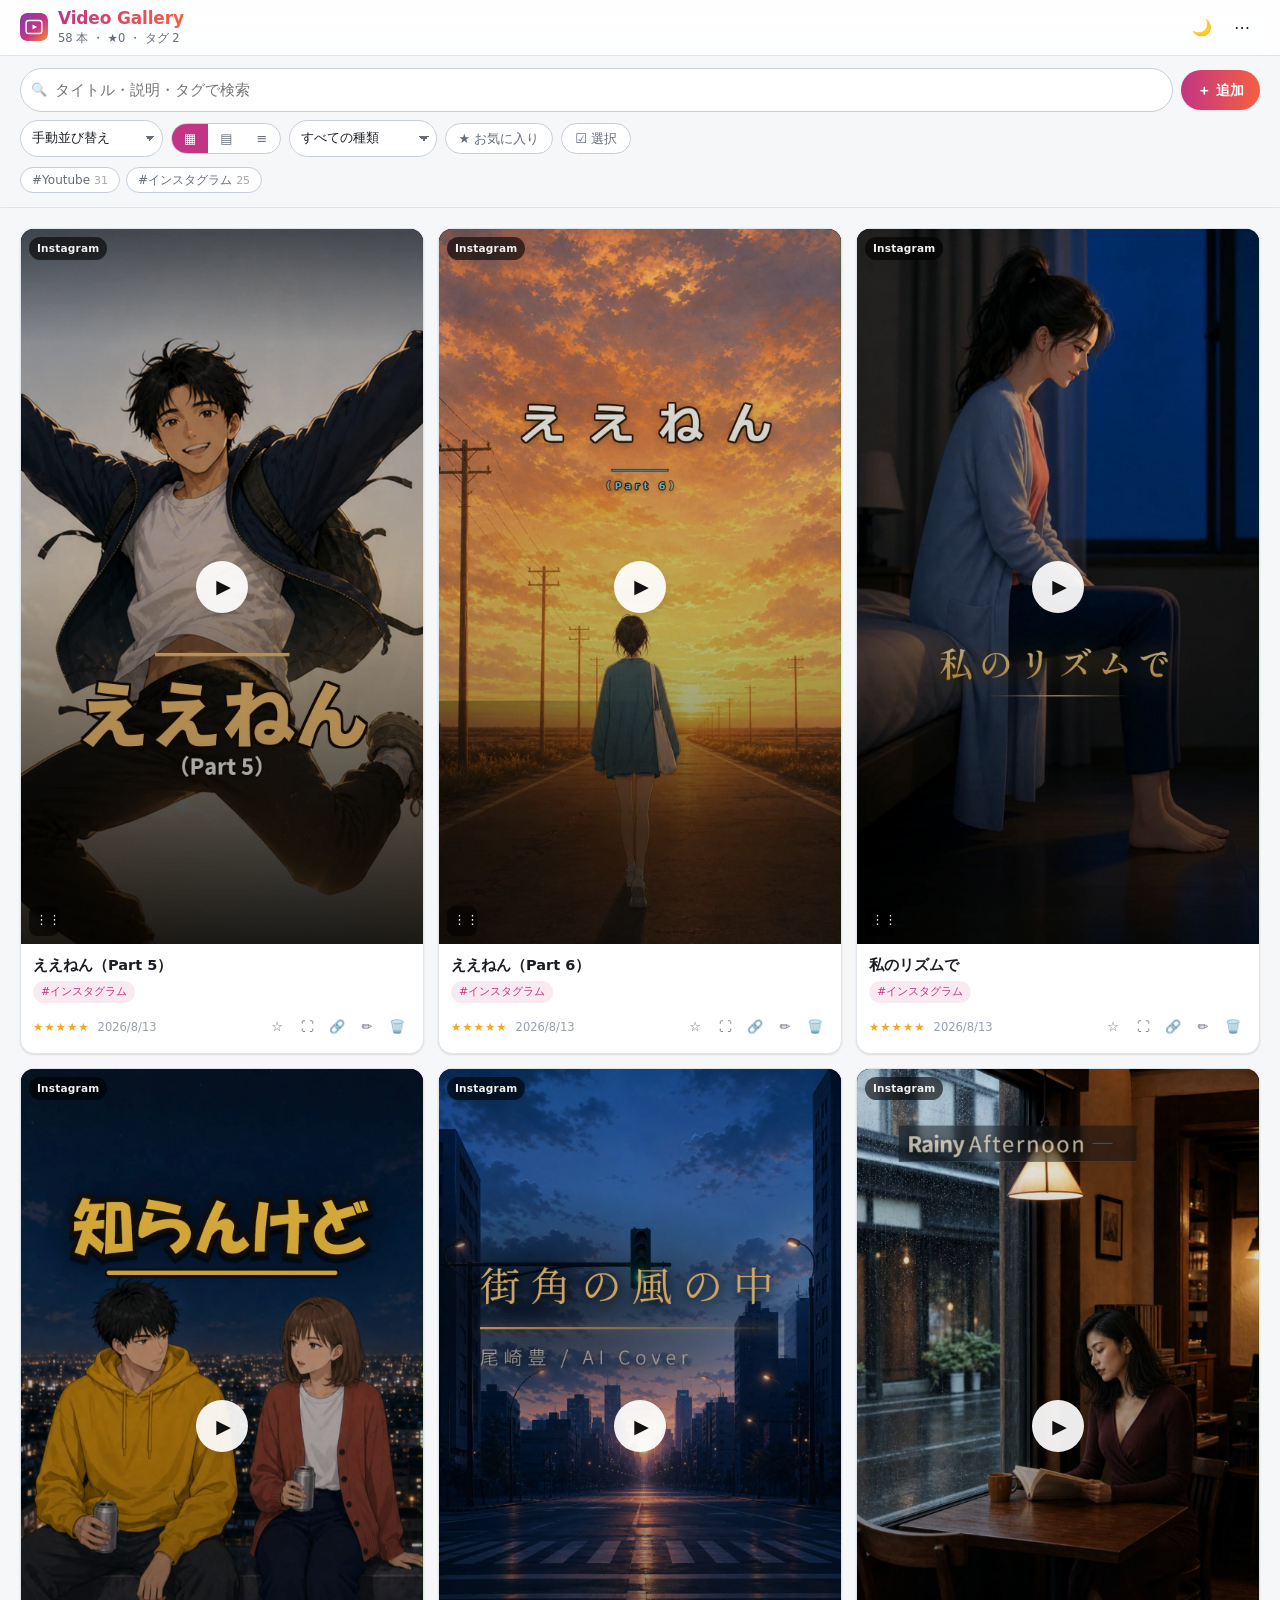
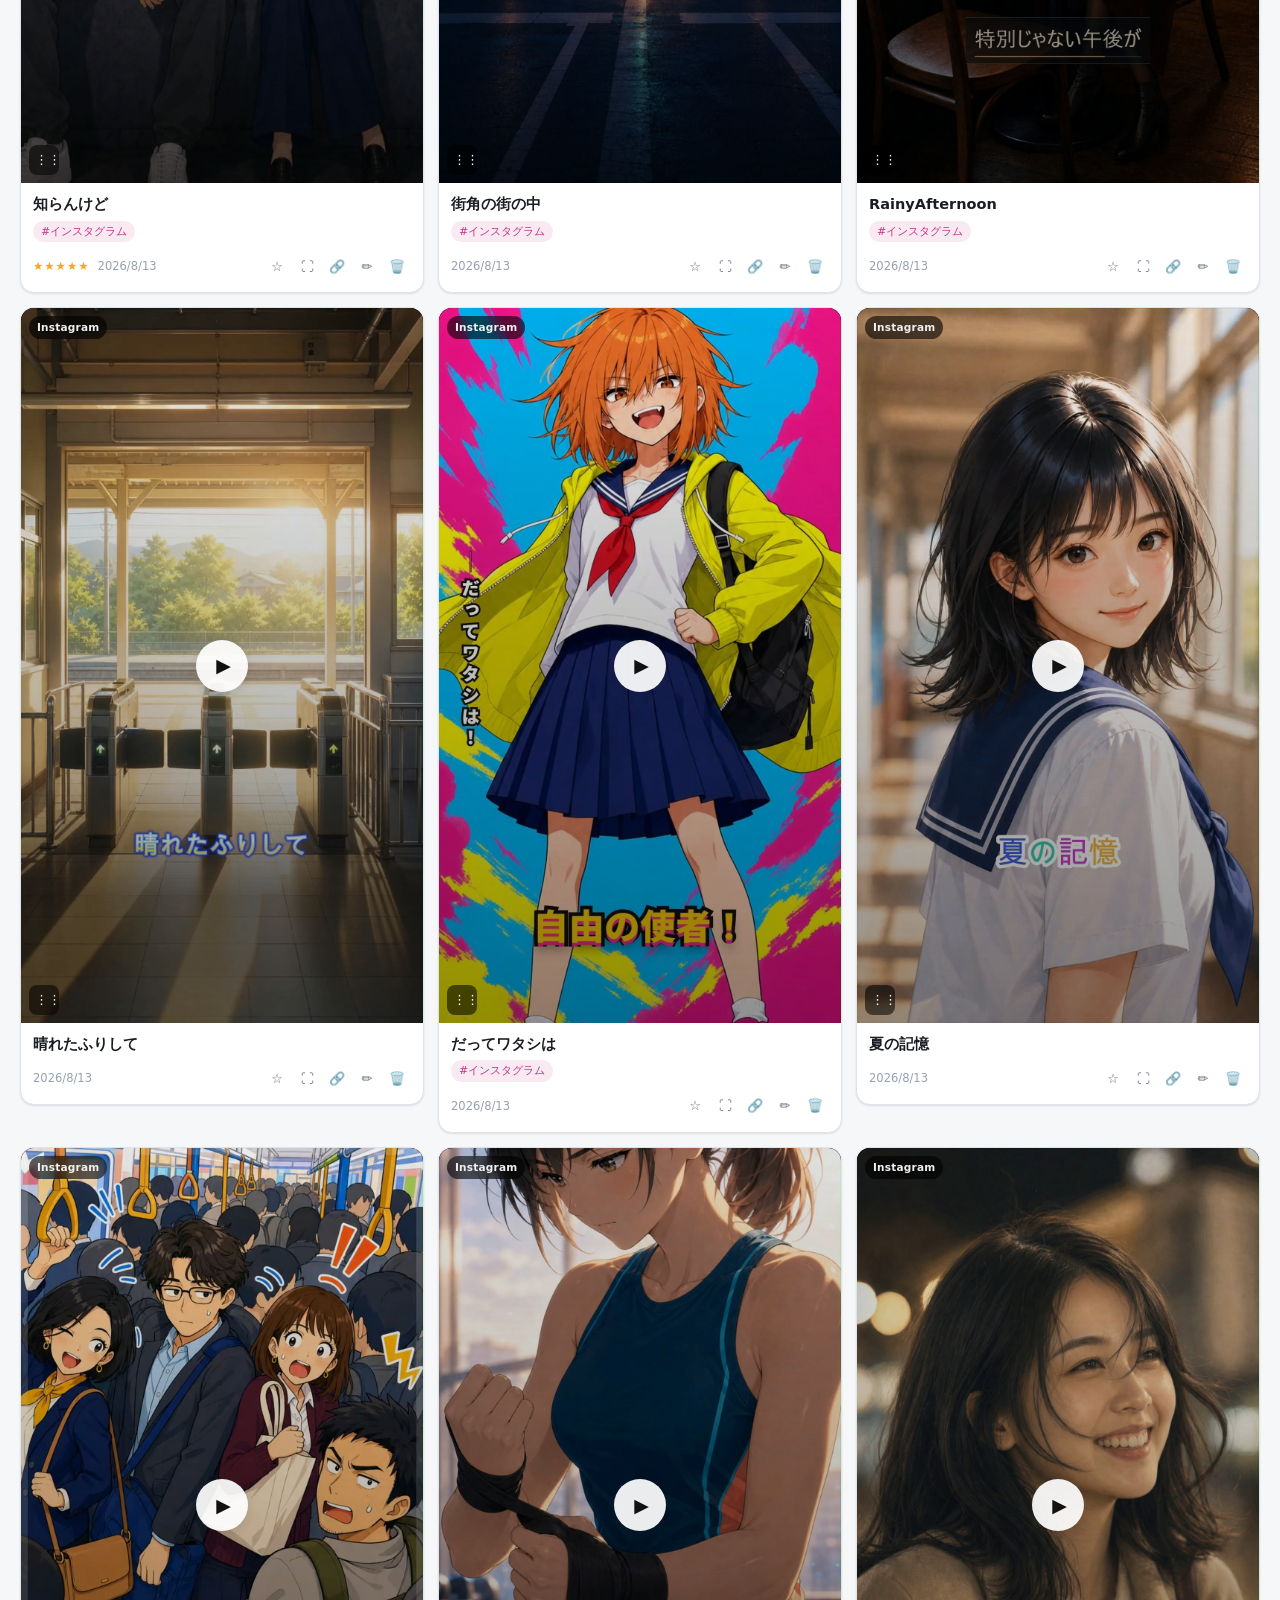
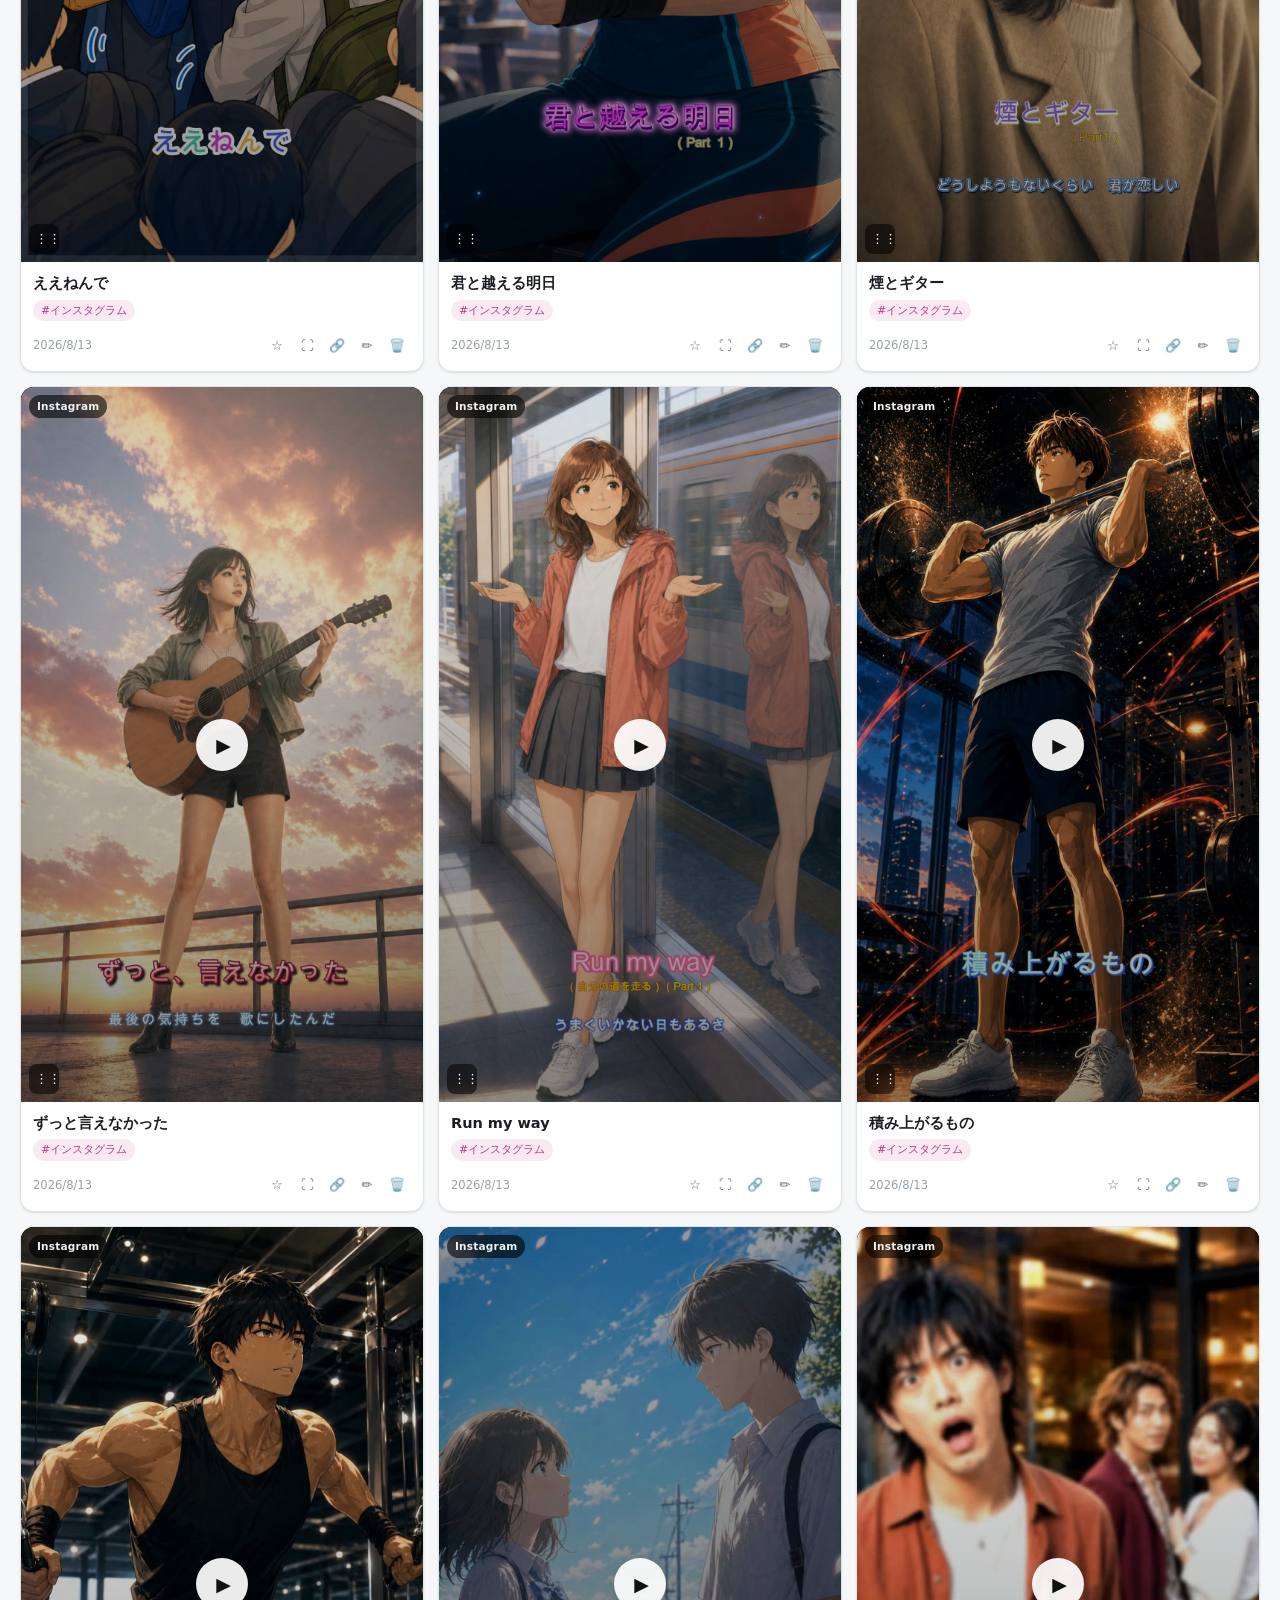
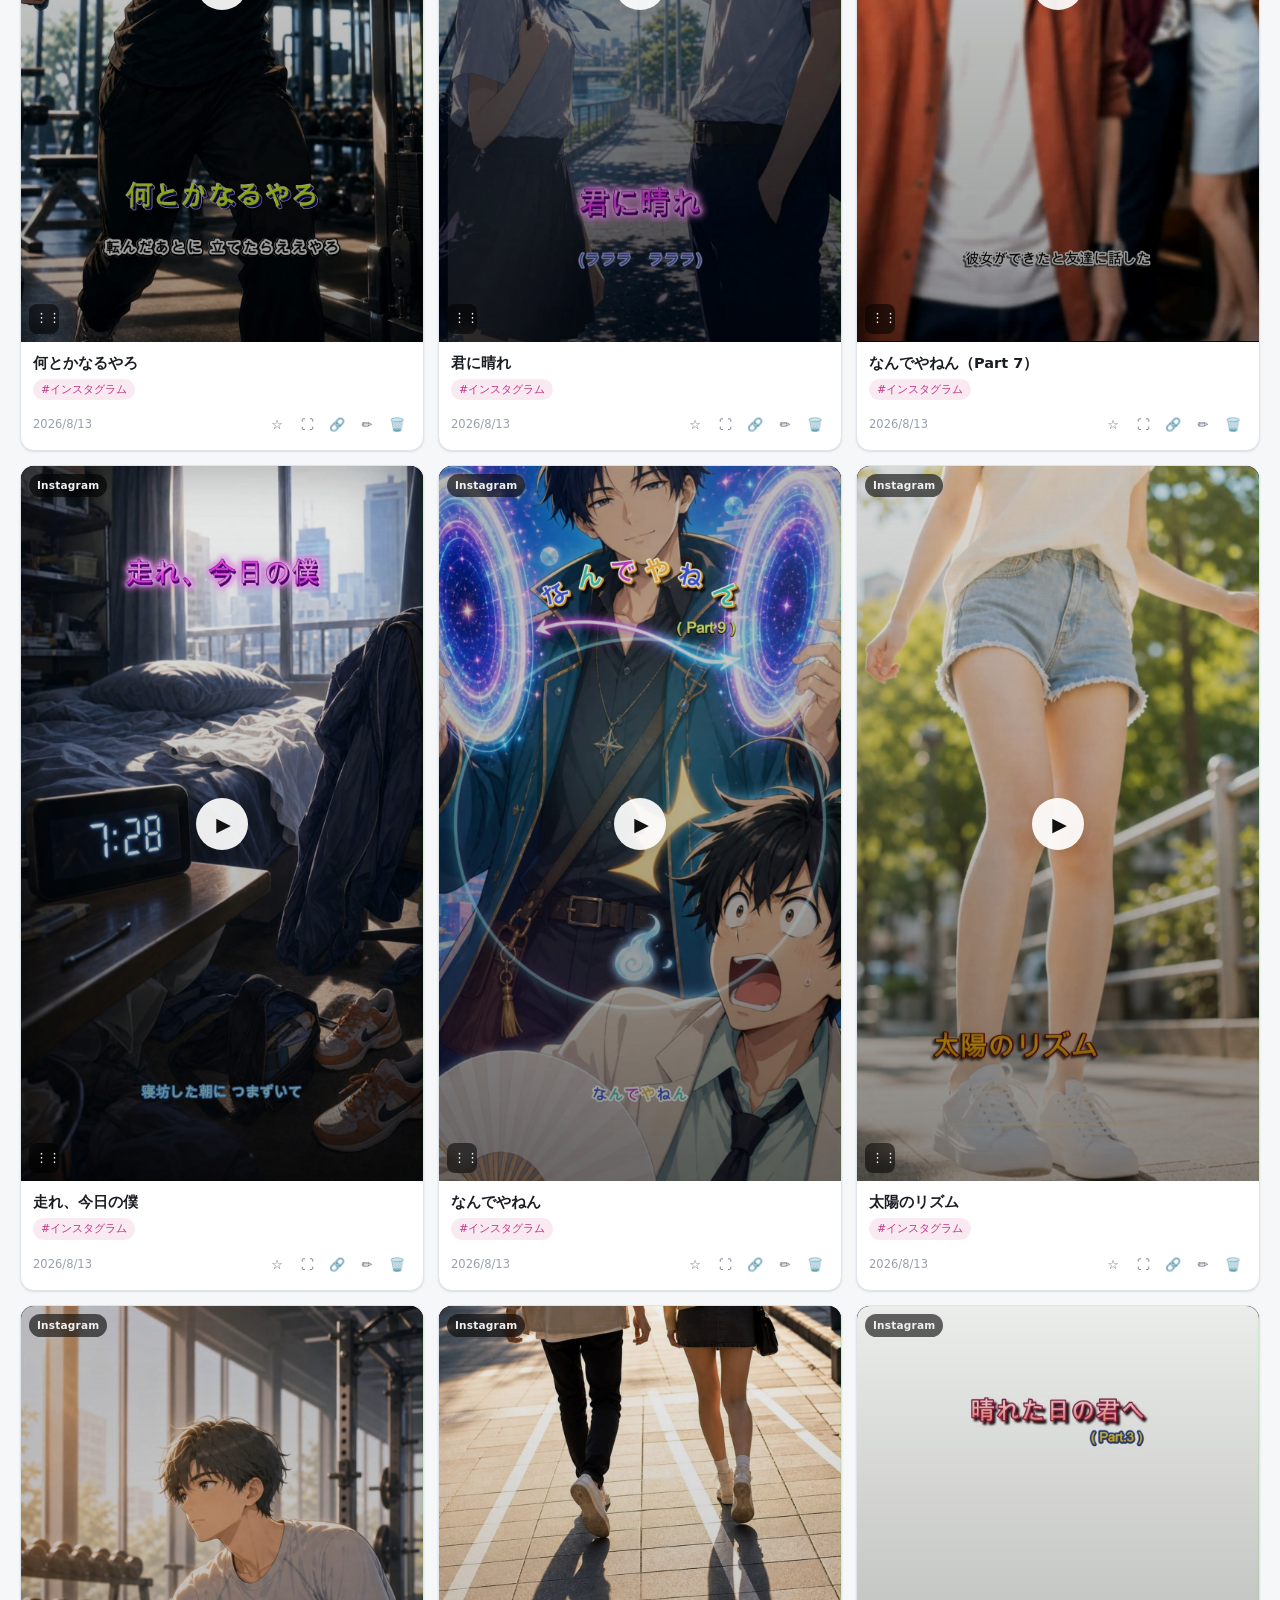
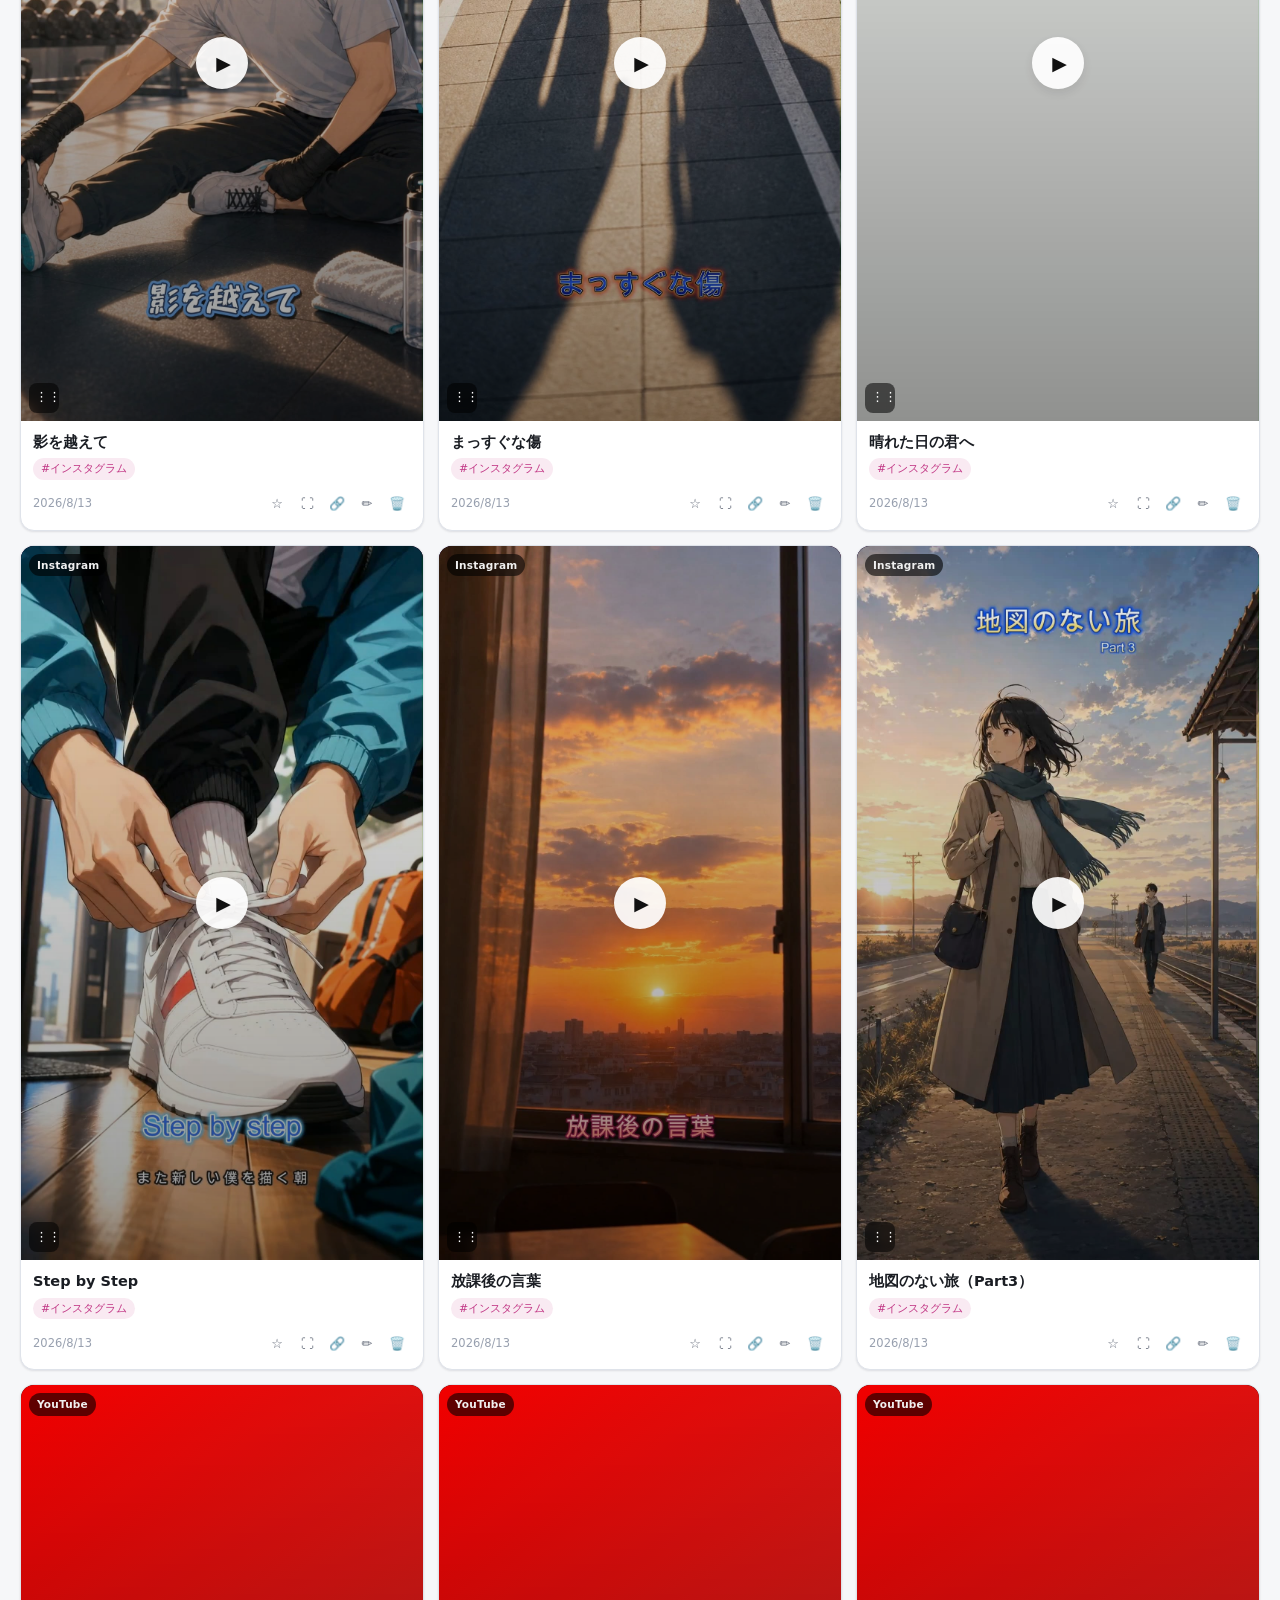
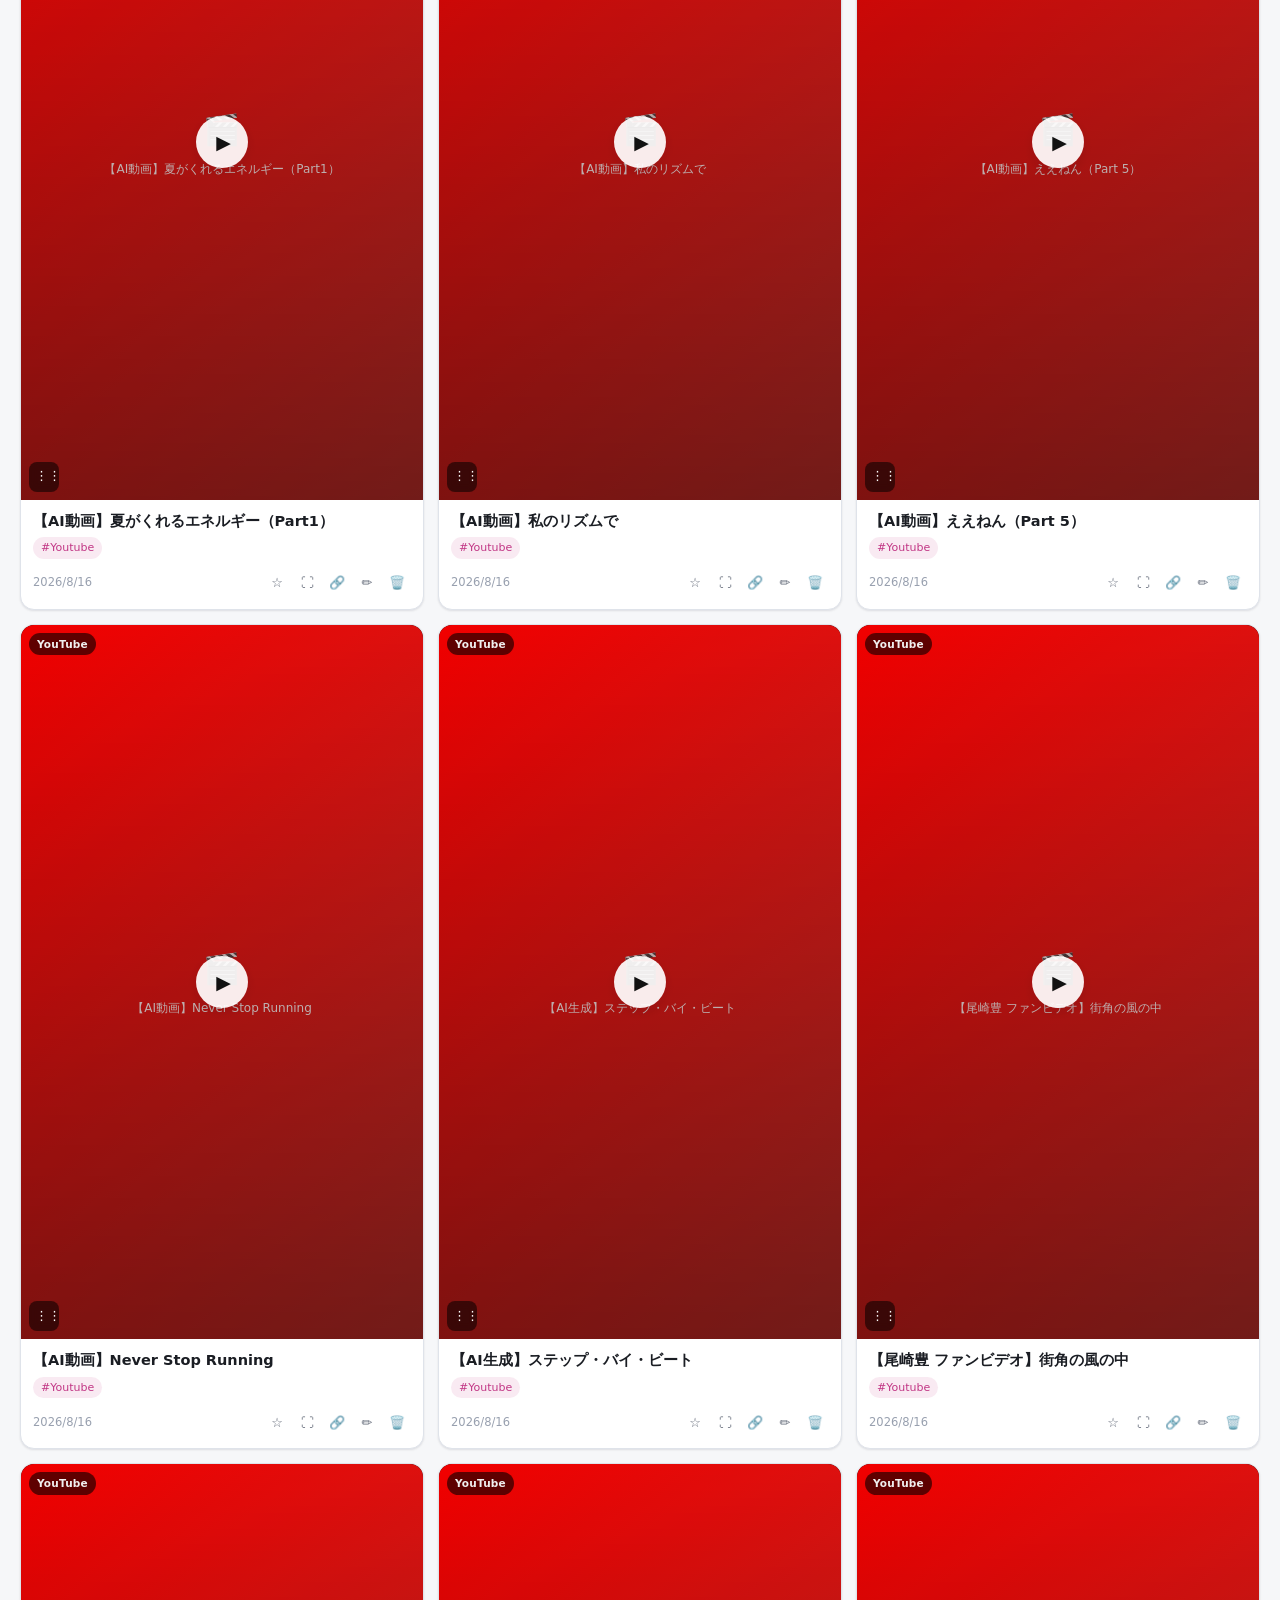
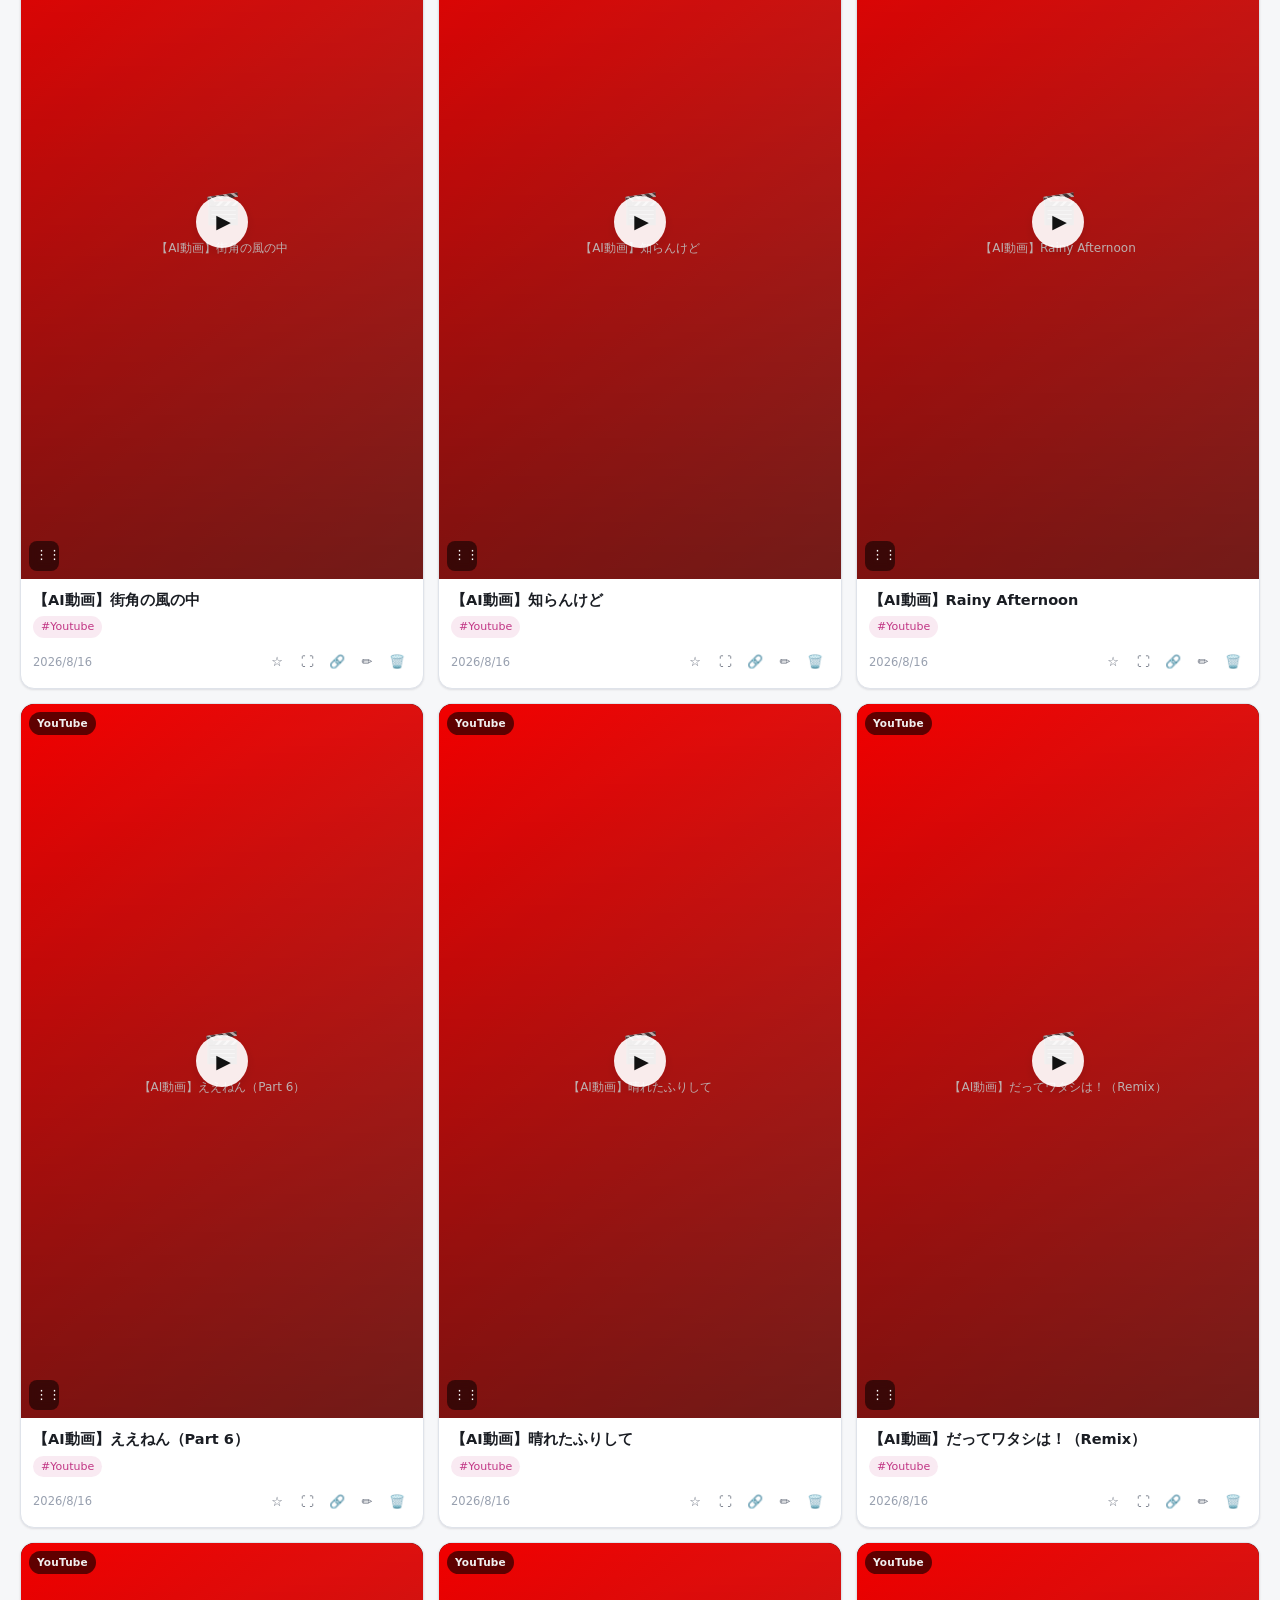
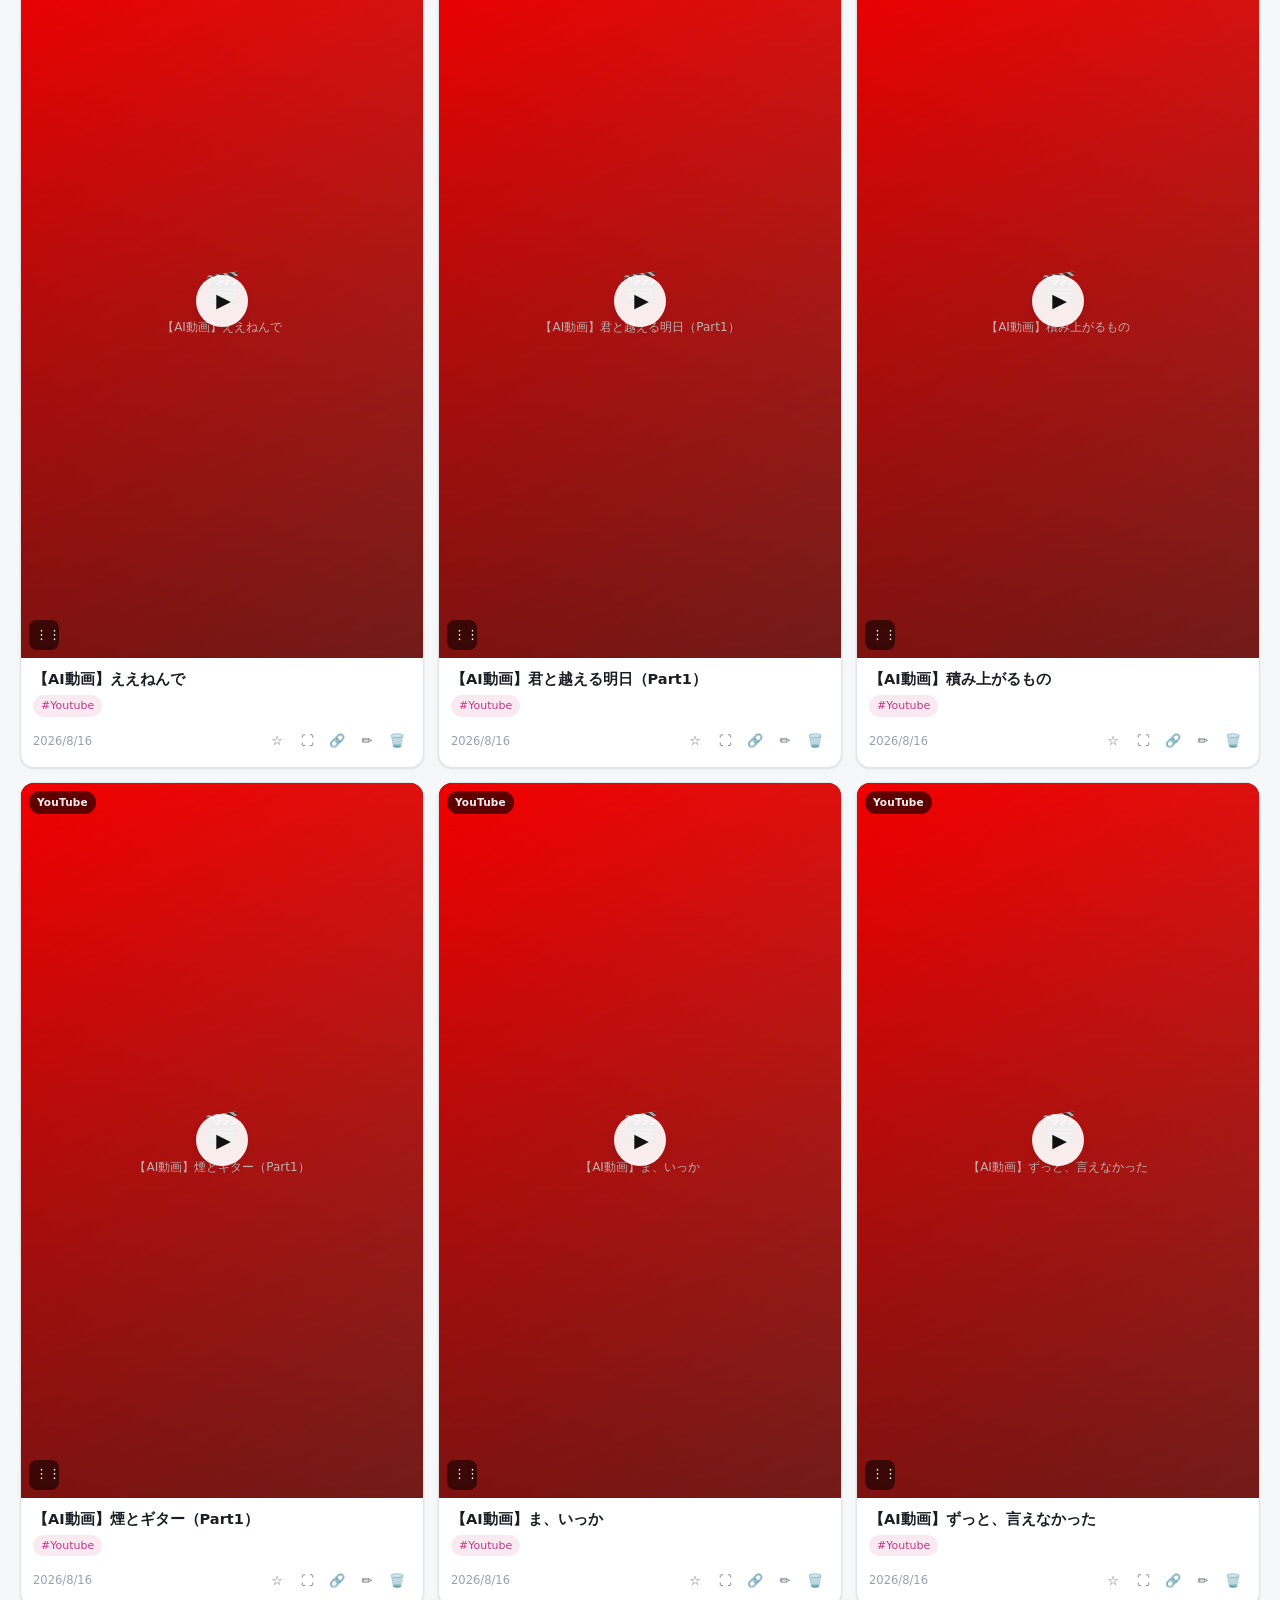
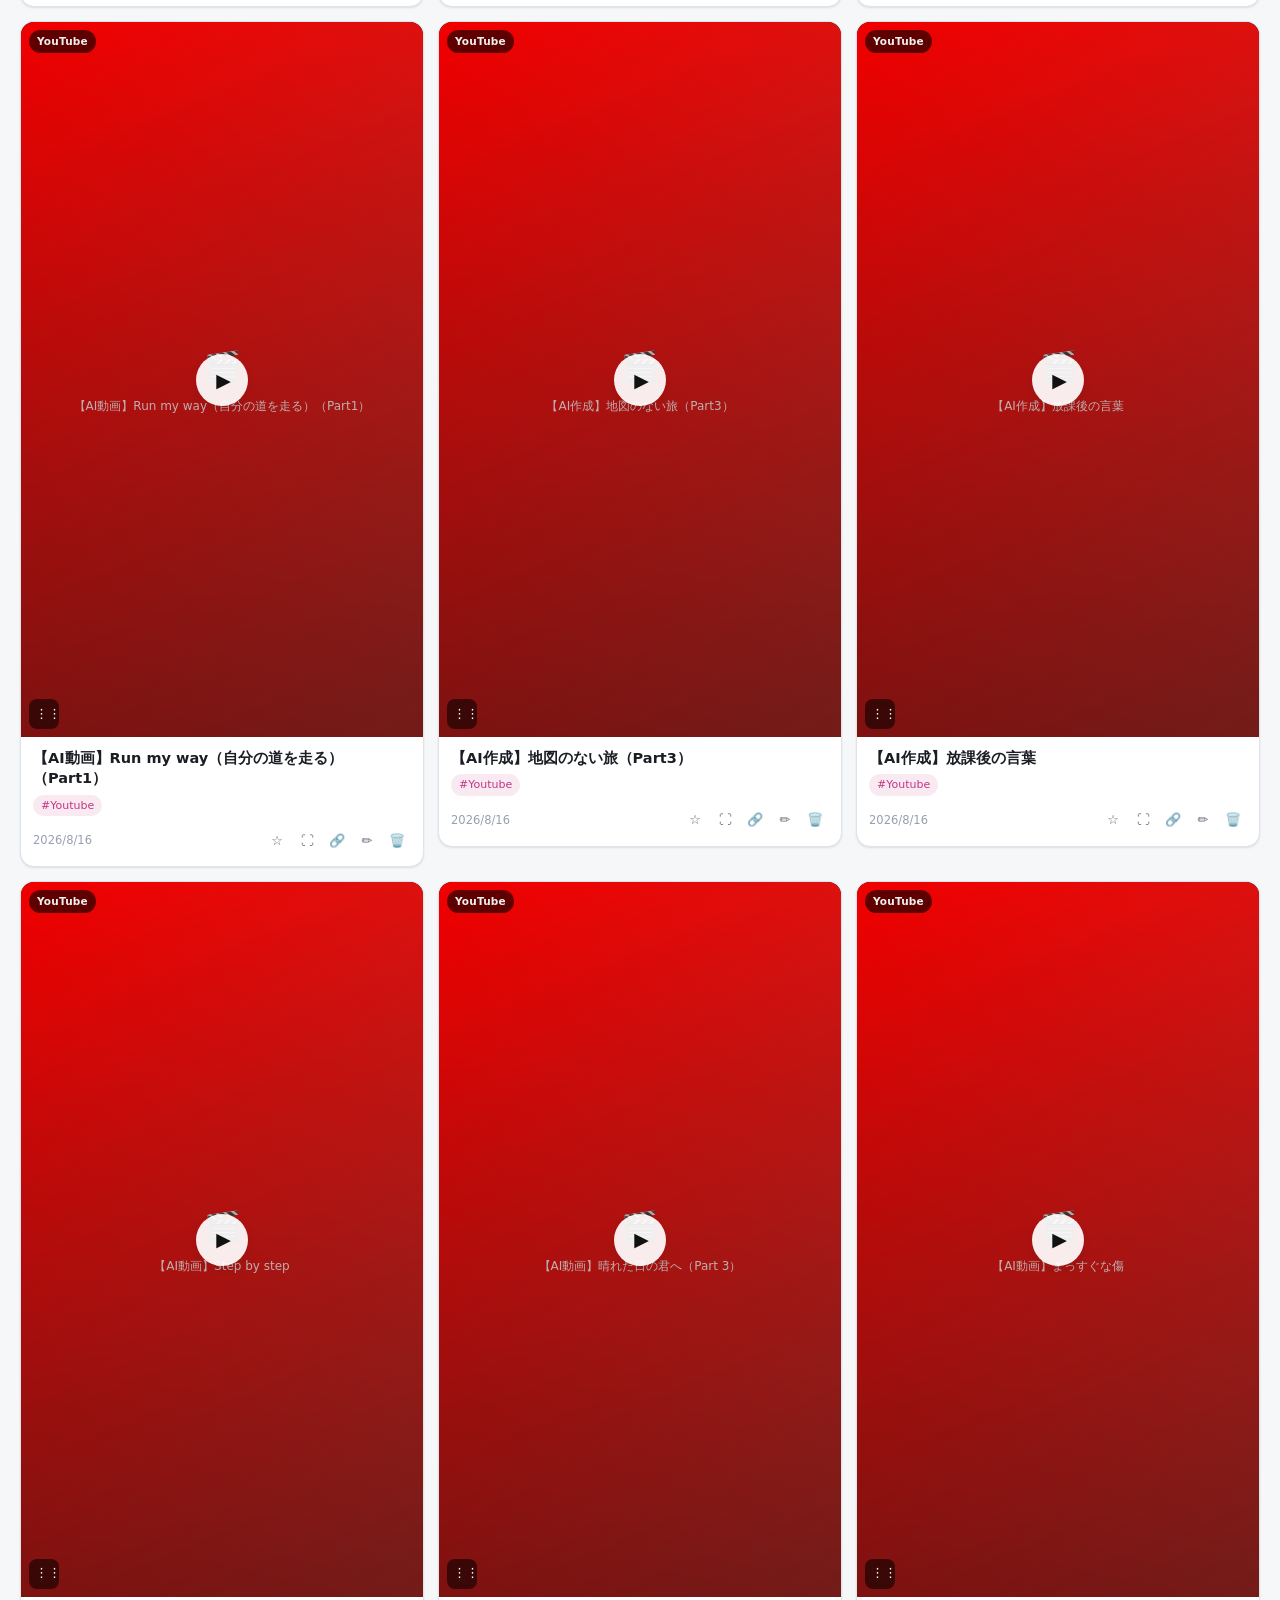
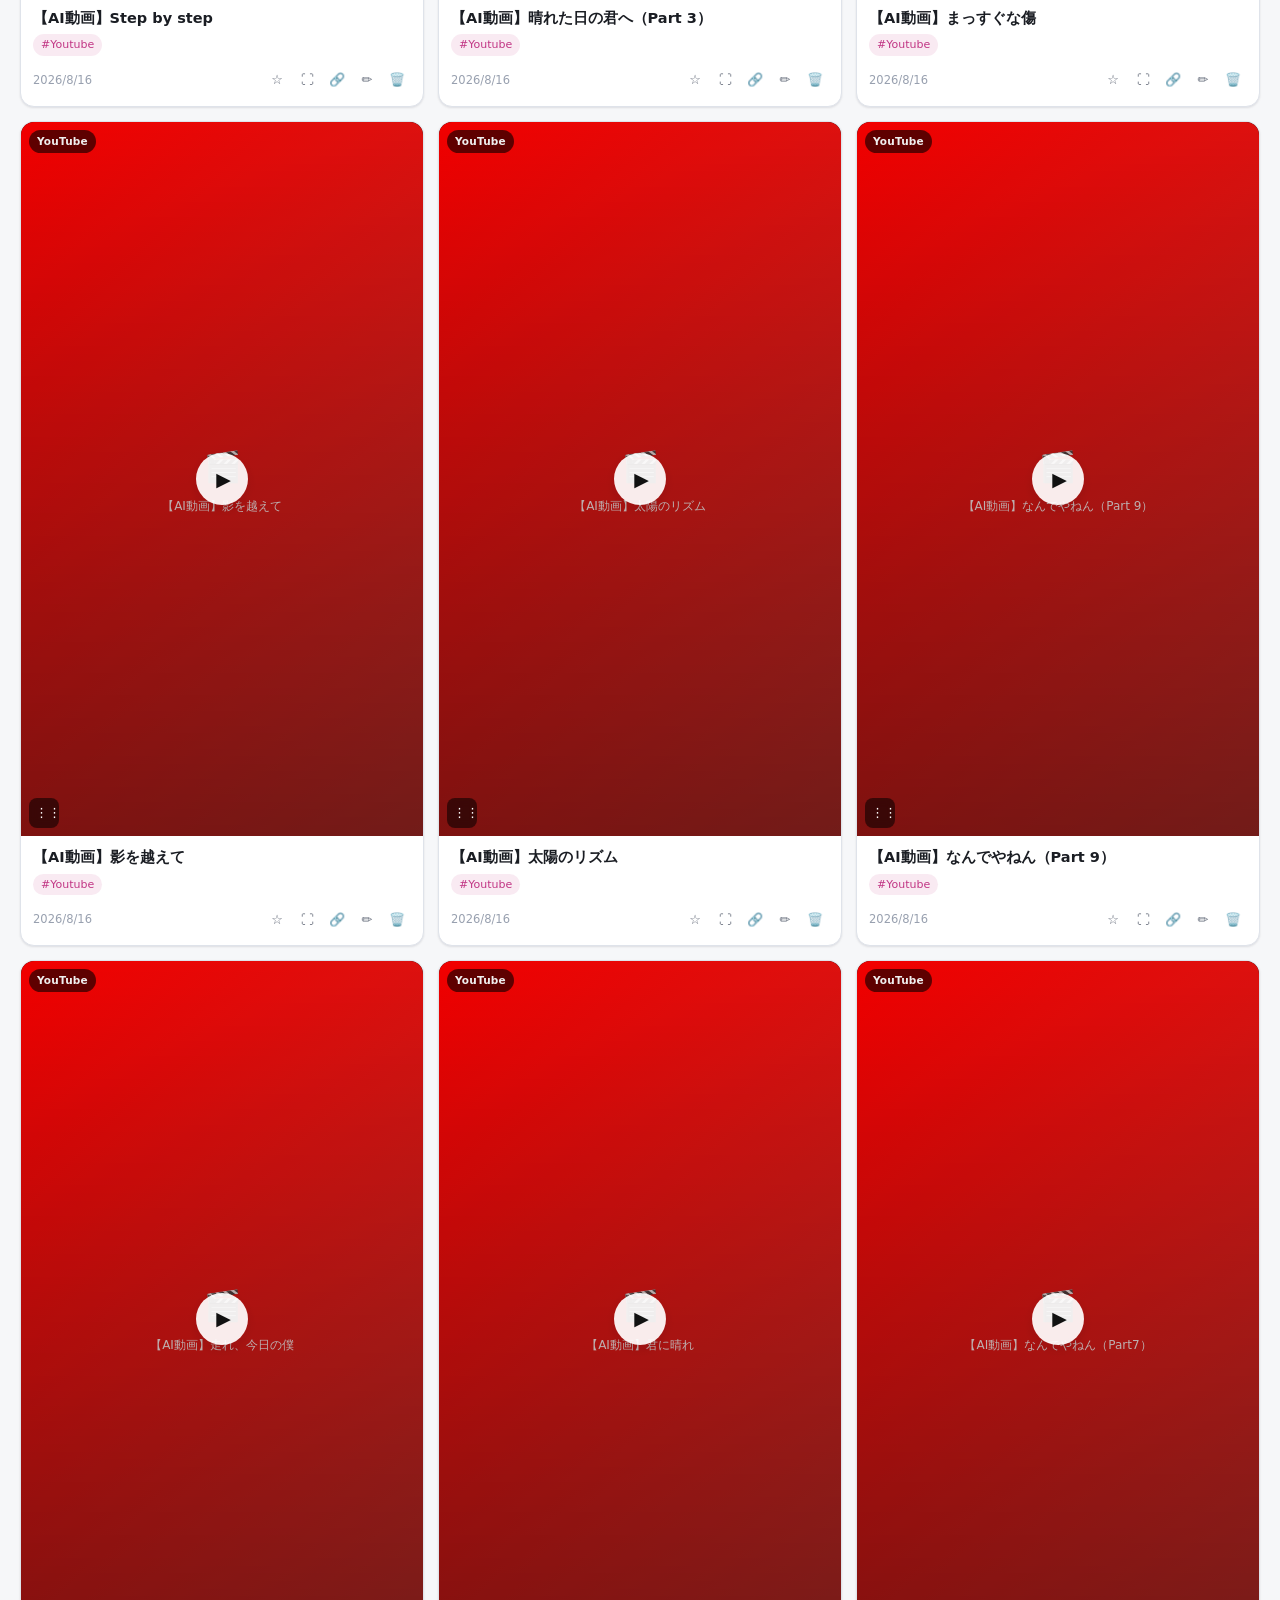
<file: index.html>
<!DOCTYPE html>
<html lang="ja">
<head>
<meta charset="UTF-8">
<meta name="viewport" content="width=device-width, initial-scale=1, viewport-fit=cover">
<meta name="theme-color" content="#0f1115">
<meta name="description" content="Instagram などの動画をまとめて一覧表示するギャラリー">
<title>Video Gallery</title>
<link rel="icon" href="icon.svg" type="image/svg+xml">
<link rel="manifest" href="manifest.json">
<link rel="stylesheet" href="style.css">
</head>
<body>

<header class="app-header">
  <div class="brand">
    <img src="icon.svg" alt="" class="brand-icon" width="28" height="28">
    <div class="brand-text">
      <h1>Video Gallery</h1>
      <p class="stats" id="stats">読み込み中…</p>
    </div>
  </div>
  <div class="header-actions">
    <button type="button" class="sync-btn" id="syncBtn" hidden aria-haspopup="dialog"></button>
    <button type="button" class="icon-btn" id="themeBtn" title="テーマ切り替え" aria-label="テーマ切り替え">🌙</button>
    <button type="button" class="icon-btn" id="menuBtn" title="メニュー" aria-label="メニュー" aria-haspopup="dialog">⋯</button>
  </div>
</header>

<div class="toolbar">
  <div class="toolbar-row">
    <div class="search-wrap">
      <span class="search-icon" aria-hidden="true">🔍</span>
      <input type="search" id="search" placeholder="タイトル・説明・タグで検索" autocomplete="off" aria-label="検索">
      <button type="button" class="clear-btn" id="searchClear" hidden aria-label="検索をクリア">×</button>
    </div>
    <button type="button" class="primary-btn add-btn" id="addBtn">＋ 追加</button>
  </div>

  <div class="toolbar-row scroll-row">
    <label class="select-wrap">
      <span class="sr-only">並び順</span>
      <select id="sort" aria-label="並び順">
        <option value="manual">手動並び替え</option>
        <option value="added-desc">追加が新しい順</option>
        <option value="added-asc">追加が古い順</option>
        <option value="published-desc">公開日が新しい順</option>
        <option value="published-asc">公開日が古い順</option>
        <option value="title-asc">タイトル昇順</option>
        <option value="title-desc">タイトル降順</option>
        <option value="rating-desc">評価が高い順</option>
        <option value="random">ランダム</option>
      </select>
    </label>

    <div class="seg" role="group" aria-label="表示形式">
      <button type="button" data-view="grid" class="seg-btn is-active" title="グリッド表示">▦</button>
      <button type="button" data-view="list" class="seg-btn" title="リスト表示">▤</button>
      <button type="button" data-view="compact" class="seg-btn" title="コンパクト表示">≡</button>
    </div>

    <label class="select-wrap">
      <span class="sr-only">プラットフォーム</span>
      <select id="platformFilter" aria-label="プラットフォームで絞り込み">
        <option value="">すべての種類</option>
      </select>
    </label>

    <button type="button" class="chip" id="favFilter" aria-pressed="false">★ お気に入り</button>
    <button type="button" class="chip" id="selectModeBtn" aria-pressed="false">☑ 選択</button>
  </div>

  <div class="tag-row" id="tagRow" hidden></div>
</div>

<div class="bulkbar" id="bulkbar" hidden>
  <span id="bulkCount">0件を選択中</span>
  <div class="bulkbar-actions">
    <button type="button" class="ghost-btn" id="bulkAll">全選択</button>
    <button type="button" class="ghost-btn" id="bulkFav">★ 切替</button>
    <button type="button" class="ghost-btn" id="bulkTag">タグ追加</button>
    <button type="button" class="ghost-btn danger" id="bulkDelete">削除</button>
  </div>
</div>

<main>
  <div id="gallery" class="gallery view-grid" aria-live="polite"></div>

  <div id="emptyState" class="empty" hidden>
    <p class="empty-emoji">🎬</p>
    <p class="empty-title">まだ動画がありません</p>
    <p class="empty-body">Instagram の投稿・リールの URL を貼り付けて追加してみましょう。<br>YouTube / TikTok / Vimeo にも対応しています。</p>
    <button type="button" class="primary-btn" id="emptyAddBtn">＋ 最初の動画を追加</button>
  </div>

  <div id="noResult" class="empty" hidden>
    <p class="empty-emoji">🔍</p>
    <p class="empty-title">条件に合う動画がありません</p>
    <button type="button" class="ghost-btn" id="resetFilterBtn">絞り込みを解除</button>
  </div>
</main>

<footer class="app-footer">
  <p>データはこのブラウザに保存されます。公開用に反映するには メニュー → <b>JSON を書き出し</b> して <code>data/videos.json</code> を差し替えてください。</p>
</footer>

<!-- 追加・編集ダイアログ -->
<dialog id="itemDialog" class="dialog">
  <form method="dialog" id="itemForm">
    <div class="dialog-head">
      <h2 id="dialogTitle">動画を追加</h2>
      <button type="button" class="icon-btn" data-close aria-label="閉じる">×</button>
    </div>

    <div class="dialog-body">
      <div class="field">
        <span class="field-label">動画ファイル <em class="opt">推奨</em></span>
        <div class="upload-row">
          <button type="button" class="ghost-btn" id="videoPickBtn">端末から選ぶ</button>
          <input type="file" id="videoFile" accept="video/*" hidden>
          <input type="text" id="fVideo" placeholder="media/my-reel.mp4 または https://…" autocomplete="off" spellcheck="false">
        </div>
        <span class="field-hint" id="videoHint">
          指定すると Instagram を経由せず、この動画をページ内で再生します。おすすめ動画に流されることもありません。
        </span>
        <div class="upload-progress" id="uploadProgress" hidden></div>
      </div>

      <div class="preview-slot" id="filePreview" hidden></div>

      <label class="field">
        <span class="field-label">元の投稿 URL <em class="opt">任意</em></span>
        <input type="url" id="fUrl" placeholder="https://www.instagram.com/reel/xxxxxxxxx/" autocomplete="off">
        <span class="field-hint" id="urlHint">Instagram / YouTube / TikTok / Vimeo / X の URL</span>
      </label>

      <div class="preview-slot" id="formPreview" hidden></div>

      <label class="field">
        <span class="field-label">タイトル</span>
        <input type="text" id="fTitle" placeholder="例：夏の海リール" maxlength="120">
      </label>

      <label class="field">
        <span class="field-label">説明</span>
        <textarea id="fDesc" rows="3" placeholder="メモや説明を自由に" maxlength="1000"></textarea>
      </label>

      <label class="field">
        <span class="field-label">タグ</span>
        <input type="text" id="fTags" placeholder="旅行, 料理, お気に入り（カンマ区切り）" list="tagSuggest" autocomplete="off">
        <datalist id="tagSuggest"></datalist>
      </label>

      <div class="field-grid">
        <label class="field">
          <span class="field-label">公開日</span>
          <input type="date" id="fDate">
        </label>
        <label class="field">
          <span class="field-label">評価</span>
          <select id="fRating">
            <option value="0">なし</option>
            <option value="1">★</option>
            <option value="2">★★</option>
            <option value="3">★★★</option>
            <option value="4">★★★★</option>
            <option value="5">★★★★★</option>
          </select>
        </label>
      </div>

      <label class="field">
        <span class="field-label">サムネイル URL <em class="opt">任意</em></span>
        <input type="url" id="fThumb" placeholder="カードに表示する画像（未指定なら自動 / プレースホルダ）">
      </label>

      <label class="check">
        <input type="checkbox" id="fFav">
        <span>お気に入りに追加する</span>
      </label>
    </div>

    <div class="dialog-foot">
      <button type="button" class="ghost-btn danger" id="deleteBtn" hidden>削除</button>
      <span class="spacer"></span>
      <button type="button" class="ghost-btn" data-close>キャンセル</button>
      <button type="submit" class="primary-btn" id="saveBtn">保存</button>
    </div>
  </form>
</dialog>

<!-- 一括貼り付けダイアログ -->
<dialog id="bulkAddDialog" class="dialog">
  <div class="dialog-head">
    <h2>URL をまとめて追加</h2>
    <button type="button" class="icon-btn" data-close aria-label="閉じる">×</button>
  </div>
  <div class="dialog-body">
    <p class="dialog-note">1行に1つずつ URL を貼り付けてください。タイトルは後から編集できます。</p>
    <textarea id="bulkUrls" rows="8" placeholder="https://www.instagram.com/reel/aaa/&#10;https://www.instagram.com/p/bbb/&#10;https://youtu.be/ccc"></textarea>
  </div>
  <div class="dialog-foot">
    <span class="spacer"></span>
    <button type="button" class="ghost-btn" data-close>キャンセル</button>
    <button type="button" class="primary-btn" id="bulkAddRun">追加する</button>
  </div>
</dialog>

<!-- メニュー -->
<dialog id="menuDialog" class="dialog sheet">
  <div class="dialog-head">
    <h2>メニュー</h2>
    <button type="button" class="icon-btn" data-close aria-label="閉じる">×</button>
  </div>
  <div class="dialog-body menu-body">
    <h3 class="menu-head">追加</h3>
    <button type="button" class="menu-item" id="mBulkAdd"><span>📋</span>URL をまとめて追加</button>

    <h3 class="menu-head">GitHub 連携</h3>
    <button type="button" class="menu-item" id="mGhSettings"><span>🔗</span>GitHub 連携の設定</button>
    <button type="button" class="menu-item" id="mGhPush"><span>⬆️</span>今すぐ GitHub に反映</button>
    <button type="button" class="menu-item" id="mGhPull"><span>⬇️</span>GitHub から読み込み直す</button>

    <h3 class="menu-head">データ</h3>
    <button type="button" class="menu-item" id="mExport"><span>⬇️</span>JSON を書き出し（公開用）</button>
    <button type="button" class="menu-item" id="mCopy"><span>📄</span>JSON をクリップボードにコピー</button>
    <button type="button" class="menu-item" id="mImport"><span>⬆️</span>JSON を読み込み</button>
    <button type="button" class="menu-item" id="mSeed"><span>🔄</span>公開データを再読み込み</button>
    <button type="button" class="menu-item danger" id="mClear"><span>🗑️</span>すべて削除</button>

    <h3 class="menu-head">表示設定</h3>
    <label class="menu-toggle">
      <input type="checkbox" id="optShowDesc" checked>
      <span>カードに説明文を表示</span>
    </label>

    <h3 class="menu-head">その他</h3>
    <button type="button" class="menu-item" id="mHelp"><span>⌨️</span>キーボードショートカット</button>
    <input type="file" id="importFile" accept="application/json,.json" hidden>
  </div>
</dialog>

<!-- GitHub 連携 -->
<dialog id="ghDialog" class="dialog">
  <div class="dialog-head">
    <h2>GitHub 連携</h2>
    <button type="button" class="icon-btn" data-close aria-label="閉じる">×</button>
  </div>
  <div class="dialog-body">
    <p class="dialog-note">
      設定すると、追加・編集・削除・並び替えがそのまま <code>data/videos.json</code> にコミットされます。
      トークンは<b>このブラウザにだけ</b>保存され、リポジトリや書き出す JSON には含まれません。
    </p>

    <div class="field-grid">
      <label class="field">
        <span class="field-label">オーナー <em>必須</em></span>
        <input type="text" id="ghOwner" placeholder="your-name" autocomplete="off" spellcheck="false">
      </label>
      <label class="field">
        <span class="field-label">リポジトリ <em>必須</em></span>
        <input type="text" id="ghRepo" placeholder="video-gallery" autocomplete="off" spellcheck="false">
      </label>
    </div>

    <div class="field-grid">
      <label class="field">
        <span class="field-label">ブランチ</span>
        <input type="text" id="ghBranch" placeholder="main" autocomplete="off" spellcheck="false">
      </label>
      <label class="field">
        <span class="field-label">ファイルパス</span>
        <input type="text" id="ghPath" placeholder="data/videos.json" autocomplete="off" spellcheck="false">
      </label>
    </div>

    <label class="field">
      <span class="field-label">アクセストークン <em>必須</em></span>
      <input type="password" id="ghToken" placeholder="github_pat_..." autocomplete="off" spellcheck="false">
      <span class="field-hint">
        Fine-grained personal access token を、<b>対象リポジトリ 1 つだけ</b>・権限は
        <b>Contents: Read and write</b> のみ・有効期限ありで作成してください。
      </span>
    </label>
    <label class="check"><input type="checkbox" id="ghShowToken"><span>トークンを表示する</span></label>

    <div class="gh-status" id="ghStatus" hidden></div>

    <div class="gh-conflict" id="ghConflict" hidden>
      <p><b>GitHub 側のデータが更新されています。</b>別の端末やブラウザから編集した可能性があります。どちらを残すか選んでください。</p>
      <div class="gh-conflict-actions">
        <button type="button" class="ghost-btn" id="ghTakeRemote">GitHub 側を取り込む</button>
        <button type="button" class="ghost-btn danger" id="ghTakeLocal">この端末の内容で上書き</button>
      </div>
    </div>
  </div>
  <div class="dialog-foot">
    <button type="button" class="ghost-btn danger" id="ghDisconnect" hidden>連携を解除</button>
    <span class="spacer"></span>
    <button type="button" class="ghost-btn" id="ghTest">接続テスト</button>
    <button type="button" class="primary-btn" id="ghSaveBtn">保存して同期</button>
  </div>
</dialog>

<!-- ヘルプ -->
<dialog id="helpDialog" class="dialog">
  <div class="dialog-head">
    <h2>キーボードショートカット</h2>
    <button type="button" class="icon-btn" data-close aria-label="閉じる">×</button>
  </div>
  <div class="dialog-body">
    <dl class="keys">
      <dt><kbd>N</kbd></dt><dd>動画を追加</dd>
      <dt><kbd>/</kbd></dt><dd>検索へ移動</dd>
      <dt><kbd>G</kbd></dt><dd>グリッド表示</dd>
      <dt><kbd>L</kbd></dt><dd>リスト表示</dd>
      <dt><kbd>C</kbd></dt><dd>コンパクト表示</dd>
      <dt><kbd>F</kbd></dt><dd>お気に入りのみ表示</dd>
      <dt><kbd>S</kbd></dt><dd>選択モード</dd>
      <dt><kbd>?</kbd></dt><dd>このヘルプ</dd>
      <dt><kbd>Esc</kbd></dt><dd>閉じる / 解除</dd>
    </dl>
    <p class="dialog-note">JSON ファイルをこのページにドラッグ＆ドロップすると読み込めます。</p>
  </div>
</dialog>

<!-- 拡大表示 -->
<dialog id="lightbox" class="lightbox">
  <button type="button" class="lightbox-close" data-close aria-label="閉じる">×</button>
  <div class="lightbox-inner" id="lightboxInner"></div>
  <div class="lightbox-meta" id="lightboxMeta"></div>
  <button type="button" class="lightbox-nav prev" id="lbPrev" aria-label="前へ">‹</button>
  <button type="button" class="lightbox-nav next" id="lbNext" aria-label="次へ">›</button>
</dialog>

<!-- モバイル用の追加ボタン。.toolbar は backdrop-filter を持つため、
     その中に置くと position:fixed の基準がツールバーになってしまう。 -->
<button type="button" class="fab" id="fabAdd" aria-label="動画を追加">＋</button>

<div class="toast" id="toast" hidden>
  <span id="toastMsg"></span>
  <button type="button" id="toastAction" hidden></button>
</div>

<div class="dropzone" id="dropzone" hidden><p>JSON ファイルをドロップして読み込み</p></div>

<script src="app.js"></script>
</body>
</html>
</file>
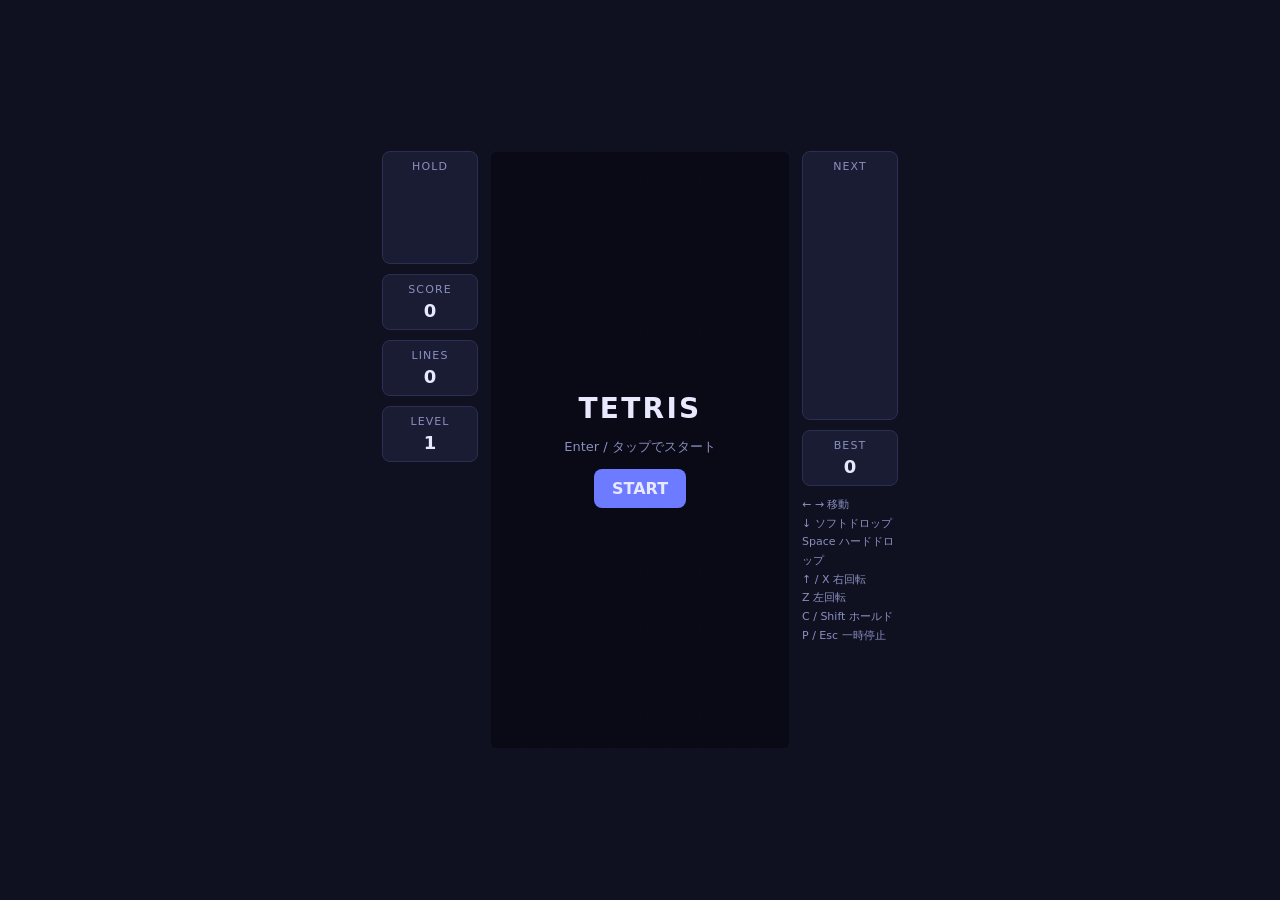
<file: tetris.html>
<!DOCTYPE html>
<html lang="ja">
<head>
<meta charset="UTF-8">
<meta name="viewport" content="width=device-width, initial-scale=1, maximum-scale=1, user-scalable=no">
<title>Tetris</title>
<style>
  :root {
    --bg: #0f1020;
    --panel: #1a1c33;
    --line: #2c2f52;
    --text: #e8e9ff;
    --muted: #8b8fbf;
    --accent: #6c7bff;
  }
  * { box-sizing: border-box; }
  html, body {
    margin: 0; height: 100%;
    background: var(--bg); color: var(--text);
    font-family: system-ui, -apple-system, "Hiragino Sans", "Noto Sans JP", sans-serif;
    -webkit-user-select: none; user-select: none;
    touch-action: manipulation;
  }
  body { display: flex; flex-direction: column; align-items: center; justify-content: center; padding: 12px; }
  .game { display: flex; gap: 12px; align-items: flex-start; }
  .side { display: flex; flex-direction: column; gap: 10px; width: 96px; }
  .box {
    background: var(--panel); border: 1px solid var(--line); border-radius: 8px;
    padding: 8px; text-align: center;
  }
  .label { font-size: 11px; letter-spacing: .1em; color: var(--muted); text-transform: uppercase; margin-bottom: 4px; }
  .value { font-size: 18px; font-weight: 700; font-variant-numeric: tabular-nums; }
  .board-wrap { position: relative; }
  canvas { display: block; background: #090a16; border: 1px solid var(--line); border-radius: 6px; }
  #board { width: min(60vw, 300px, calc((100vh - 200px) / 2)); height: auto; }
  .mini { width: 78px; height: auto; border: none; background: transparent; }
  .overlay {
    position: absolute; inset: 0; display: flex; flex-direction: column; gap: 12px;
    align-items: center; justify-content: center; text-align: center;
    background: rgba(9, 10, 22, .82); border-radius: 6px;
  }
  .overlay.hidden { display: none; }
  .overlay h1 { margin: 0; font-size: 28px; letter-spacing: .08em; }
  .overlay p { margin: 0; color: var(--muted); font-size: 13px; line-height: 1.6; }
  button {
    font: inherit; color: var(--text); background: var(--accent); border: none;
    border-radius: 8px; padding: 10px 18px; font-weight: 700; cursor: pointer;
  }
  .help { font-size: 11px; color: var(--muted); line-height: 1.7; text-align: left; }
  .controls { display: none; margin-top: 14px; gap: 8px; flex-wrap: wrap; justify-content: center; max-width: 360px; }
  .controls button { background: var(--panel); border: 1px solid var(--line); min-width: 56px; height: 52px; font-size: 18px; padding: 0 10px; }
  .controls button:active { background: var(--line); }
  @media (hover: none), (max-width: 600px) {
    .controls { display: flex; }
    .help { display: none; }
  }
</style>
</head>
<body>
<div class="game">
  <div class="side">
    <div class="box"><div class="label">Hold</div><canvas id="hold" class="mini" width="80" height="80"></canvas></div>
    <div class="box"><div class="label">Score</div><div class="value" id="score">0</div></div>
    <div class="box"><div class="label">Lines</div><div class="value" id="lines">0</div></div>
    <div class="box"><div class="label">Level</div><div class="value" id="level">1</div></div>
  </div>
  <div class="board-wrap">
    <canvas id="board" width="300" height="600"></canvas>
    <div class="overlay" id="overlay">
      <h1 id="ov-title">TETRIS</h1>
      <p id="ov-text">Enter / タップでスタート</p>
      <button id="start">START</button>
    </div>
  </div>
  <div class="side">
    <div class="box"><div class="label">Next</div><canvas id="next" class="mini" width="80" height="240"></canvas></div>
    <div class="box"><div class="label">Best</div><div class="value" id="best">0</div></div>
    <div class="help">
      ← → 移動<br>
      ↓ ソフトドロップ<br>
      Space ハードドロップ<br>
      ↑ / X 右回転<br>
      Z 左回転<br>
      C / Shift ホールド<br>
      P / Esc 一時停止
    </div>
  </div>
</div>
<div class="controls">
  <button data-act="hold">⇄</button>
  <button data-act="rotL">⟲</button>
  <button data-act="rotR">⟳</button>
  <button data-act="pause">❚❚</button>
  <button data-act="left">←</button>
  <button data-act="down">↓</button>
  <button data-act="right">→</button>
  <button data-act="drop">⤓</button>
</div>

<script>
(() => {
  const COLS = 10, ROWS = 20, SIZE = 30, HIDDEN = 2;
  const COLORS = { I: '#36d6e7', O: '#f7d038', T: '#a65de8', S: '#4cd964', Z: '#ff4d5e', J: '#3d7bff', L: '#ff9a3c' };
  const SHAPES = {
    I: [[0,0,0,0],[1,1,1,1],[0,0,0,0],[0,0,0,0]],
    O: [[1,1],[1,1]],
    T: [[0,1,0],[1,1,1],[0,0,0]],
    S: [[0,1,1],[1,1,0],[0,0,0]],
    Z: [[1,1,0],[0,1,1],[0,0,0]],
    J: [[1,0,0],[1,1,1],[0,0,0]],
    L: [[0,0,1],[1,1,1],[0,0,0]],
  };
  // SRS wall kicks (y is up in the spec, so invert y when applying)
  const KICKS = {
    '0>1': [[0,0],[-1,0],[-1,1],[0,-2],[-1,-2]],
    '1>0': [[0,0],[1,0],[1,-1],[0,2],[1,2]],
    '1>2': [[0,0],[1,0],[1,-1],[0,2],[1,2]],
    '2>1': [[0,0],[-1,0],[-1,1],[0,-2],[-1,-2]],
    '2>3': [[0,0],[1,0],[1,1],[0,-2],[1,-2]],
    '3>2': [[0,0],[-1,0],[-1,-1],[0,2],[-1,2]],
    '3>0': [[0,0],[-1,0],[-1,-1],[0,2],[-1,2]],
    '0>3': [[0,0],[1,0],[1,1],[0,-2],[1,-2]],
  };
  const KICKS_I = {
    '0>1': [[0,0],[-2,0],[1,0],[-2,-1],[1,2]],
    '1>0': [[0,0],[2,0],[-1,0],[2,1],[-1,-2]],
    '1>2': [[0,0],[-1,0],[2,0],[-1,2],[2,-1]],
    '2>1': [[0,0],[1,0],[-2,0],[1,-2],[-2,1]],
    '2>3': [[0,0],[2,0],[-1,0],[2,1],[-1,-2]],
    '3>2': [[0,0],[-2,0],[1,0],[-2,-1],[1,2]],
    '3>0': [[0,0],[1,0],[-2,0],[1,-2],[-2,1]],
    '0>3': [[0,0],[-1,0],[2,0],[-1,2],[2,-1]],
  };
  const LINE_SCORES = [0, 100, 300, 500, 800];

  const $ = id => document.getElementById(id);
  const ctx = $('board').getContext('2d');
  const holdCtx = $('hold').getContext('2d');
  const nextCtx = $('next').getContext('2d');
  const overlay = $('overlay');

  let grid, bag, queue, piece, holdType, canHold, score, lines, level;
  let dropTimer, lockTimer, lockMoves, lastTime, state = 'title', clearing = null;
  let best = 0;
  try { best = +localStorage.getItem('tetris-best') || 0; } catch (e) {}
  $('best').textContent = best;

  const rotateMatrix = (m, dir) => {
    const n = m.length;
    const r = Array.from({ length: n }, () => Array(n).fill(0));
    for (let y = 0; y < n; y++) for (let x = 0; x < n; x++) {
      if (dir > 0) r[x][n - 1 - y] = m[y][x];
      else r[n - 1 - x][y] = m[y][x];
    }
    return r;
  };

  function nextFromBag() {
    if (!bag.length) {
      bag = Object.keys(SHAPES);
      for (let i = bag.length - 1; i > 0; i--) {
        const j = Math.floor(Math.random() * (i + 1));
        [bag[i], bag[j]] = [bag[j], bag[i]];
      }
    }
    return bag.pop();
  }

  function spawn(type) {
    const m = SHAPES[type].map(r => r.slice());
    piece = { type, m, rot: 0, x: Math.floor((COLS - m.length) / 2), y: type === 'I' ? HIDDEN - 1 : HIDDEN };
    lockTimer = 0; lockMoves = 0;
    if (collides(piece.m, piece.x, piece.y)) gameOver();
  }

  function takeNext() {
    const t = queue.shift();
    queue.push(nextFromBag());
    spawn(t);
    canHold = true;
    drawMini(holdCtx, [holdType], 80, 80);
  }

  function collides(m, px, py) {
    for (let y = 0; y < m.length; y++) for (let x = 0; x < m[y].length; x++) {
      if (!m[y][x]) continue;
      const gx = px + x, gy = py + y;
      if (gx < 0 || gx >= COLS || gy >= ROWS + HIDDEN) return true;
      if (gy >= 0 && grid[gy][gx]) return true;
    }
    return false;
  }

  const onGround = () => collides(piece.m, piece.x, piece.y + 1);

  function resetLockIfMoved() {
    if (onGround() && lockMoves < 15) { lockTimer = 0; lockMoves++; }
  }

  function move(dx) {
    if (!collides(piece.m, piece.x + dx, piece.y)) {
      piece.x += dx;
      resetLockIfMoved();
      return true;
    }
    return false;
  }

  function rotate(dir) {
    if (piece.type === 'O') return;
    const m = rotateMatrix(piece.m, dir);
    const to = (piece.rot + dir + 4) % 4;
    const kicks = (piece.type === 'I' ? KICKS_I : KICKS)[piece.rot + '>' + to];
    for (const [kx, ky] of kicks) {
      if (!collides(m, piece.x + kx, piece.y - ky)) {
        piece.m = m; piece.x += kx; piece.y -= ky; piece.rot = to;
        resetLockIfMoved();
        return;
      }
    }
  }

  function softDrop() {
    if (!collides(piece.m, piece.x, piece.y + 1)) {
      piece.y++; score += 1; dropTimer = 0; updateHud();
    }
  }

  function hardDrop() {
    let d = 0;
    while (!collides(piece.m, piece.x, piece.y + 1)) { piece.y++; d++; }
    score += d * 2;
    lock();
  }

  function hold() {
    if (!canHold) return;
    const cur = piece.type;
    if (holdType) spawn(holdType); else takeNext();
    holdType = cur;
    canHold = false;
    drawMini(holdCtx, [holdType], 80, 80);
  }

  function lock() {
    const { m, x: px, y: py, type } = piece;
    let above = true;
    for (let y = 0; y < m.length; y++) for (let x = 0; x < m[y].length; x++) {
      if (!m[y][x]) continue;
      const gy = py + y;
      if (gy >= 0) grid[gy][px + x] = type;
      if (gy >= HIDDEN) above = false;
    }
    if (above) return gameOver();
    const full = [];
    for (let y = 0; y < grid.length; y++) if (grid[y].every(c => c)) full.push(y);
    piece = null;
    if (full.length) {
      clearing = { rows: full, t: 0 };
    } else {
      takeNext();
    }
    updateHud();
  }

  function finishClear() {
    const n = clearing.rows.length;
    for (const y of clearing.rows) {
      grid.splice(y, 1);
      grid.unshift(Array(COLS).fill(null));
    }
    clearing = null;
    lines += n;
    score += LINE_SCORES[n] * level;
    level = Math.floor(lines / 10) + 1;
    updateHud();
    takeNext();
  }

  const gravity = () => Math.max(1000 * Math.pow(0.8 - (level - 1) * 0.007, level - 1), 16);

  function updateHud() {
    $('score').textContent = score;
    $('lines').textContent = lines;
    $('level').textContent = level;
    drawMini(nextCtx, queue.slice(0, 3), 80, 240);
  }

  function drawCell(c, x, y, s, color, alpha = 1) {
    c.globalAlpha = alpha;
    c.fillStyle = color;
    c.fillRect(x + 1, y + 1, s - 2, s - 2);
    c.fillStyle = 'rgba(255,255,255,.25)';
    c.fillRect(x + 1, y + 1, s - 2, 3);
    c.fillStyle = 'rgba(0,0,0,.25)';
    c.fillRect(x + 1, y + s - 4, s - 2, 3);
    c.globalAlpha = 1;
  }

  function drawMini(c, types, w, h) {
    c.clearRect(0, 0, w, h);
    const s = 18, slot = 80;
    types.forEach((t, i) => {
      if (!t) return;
      const m = SHAPES[t];
      let minX = 9, maxX = -1, minY = 9, maxY = -1;
      m.forEach((r, y) => r.forEach((v, x) => { if (v) { minX = Math.min(minX, x); maxX = Math.max(maxX, x); minY = Math.min(minY, y); maxY = Math.max(maxY, y); } }));
      const ox = (w - (maxX - minX + 1) * s) / 2 - minX * s;
      const oy = i * slot + (slot - (maxY - minY + 1) * s) / 2 - minY * s;
      const alpha = c === holdCtx && !canHold ? 0.35 : 1;
      m.forEach((r, y) => r.forEach((v, x) => { if (v) drawCell(c, ox + x * s, oy + y * s, s, COLORS[t], alpha); }));
    });
  }

  function draw() {
    ctx.clearRect(0, 0, COLS * SIZE, ROWS * SIZE);
    ctx.strokeStyle = 'rgba(255,255,255,.04)';
    ctx.lineWidth = 1;
    for (let x = 1; x < COLS; x++) { ctx.beginPath(); ctx.moveTo(x * SIZE + .5, 0); ctx.lineTo(x * SIZE + .5, ROWS * SIZE); ctx.stroke(); }
    for (let y = 1; y < ROWS; y++) { ctx.beginPath(); ctx.moveTo(0, y * SIZE + .5); ctx.lineTo(COLS * SIZE, y * SIZE + .5); ctx.stroke(); }

    for (let y = HIDDEN; y < ROWS + HIDDEN; y++) for (let x = 0; x < COLS; x++) {
      const t = grid[y][x];
      if (!t) continue;
      if (clearing && clearing.rows.includes(y)) {
        const a = 1 - clearing.t / 250;
        ctx.globalAlpha = Math.max(a, 0);
        ctx.fillStyle = '#fff';
        ctx.fillRect(x * SIZE, (y - HIDDEN) * SIZE, SIZE, SIZE);
        ctx.globalAlpha = 1;
      } else {
        drawCell(ctx, x * SIZE, (y - HIDDEN) * SIZE, SIZE, COLORS[t]);
      }
    }

    if (piece) {
      let gy = piece.y;
      while (!collides(piece.m, piece.x, gy + 1)) gy++;
      piece.m.forEach((r, y) => r.forEach((v, x) => {
        if (!v) return;
        const yy = gy + y - HIDDEN;
        if (yy >= 0) {
          ctx.strokeStyle = COLORS[piece.type];
          ctx.globalAlpha = 0.5;
          ctx.strokeRect((piece.x + x) * SIZE + 2.5, yy * SIZE + 2.5, SIZE - 5, SIZE - 5);
          ctx.globalAlpha = 1;
        }
      }));
      piece.m.forEach((r, y) => r.forEach((v, x) => {
        if (!v) return;
        const yy = piece.y + y - HIDDEN;
        if (yy >= 0) drawCell(ctx, (piece.x + x) * SIZE, yy * SIZE, SIZE, COLORS[piece.type]);
      }));
    }
  }

  function loop(t) {
    const dt = Math.min(t - (lastTime || t), 100);
    lastTime = t;
    if (state === 'playing') {
      if (clearing) {
        clearing.t += dt;
        if (clearing.t >= 250) finishClear();
      } else if (piece) {
        handleRepeat(dt);
        if (piece) {
          if (onGround()) {
            lockTimer += dt;
            if (lockTimer >= 500) lock();
          } else {
            dropTimer += dt;
            const g = softHeld ? Math.min(gravity(), 40) : gravity();
            while (dropTimer >= g && piece && !onGround()) {
              dropTimer -= g;
              piece.y++;
              if (softHeld) { score += 1; updateHud(); }
            }
            if (onGround()) dropTimer = 0;
          }
        }
      }
      draw();
    }
    requestAnimationFrame(loop);
  }

  function start() {
    grid = Array.from({ length: ROWS + HIDDEN }, () => Array(COLS).fill(null));
    bag = []; queue = [nextFromBag(), nextFromBag(), nextFromBag()];
    holdType = null; canHold = true;
    score = 0; lines = 0; level = 1; dropTimer = 0; clearing = null;
    state = 'playing';
    overlay.classList.add('hidden');
    drawMini(holdCtx, [], 80, 80);
    takeNext();
    updateHud();
  }

  function gameOver() {
    state = 'over';
    piece = null;
    draw();
    if (score > best) {
      best = score;
      try { localStorage.setItem('tetris-best', best); } catch (e) {}
      $('best').textContent = best;
    }
    showOverlay('GAME OVER', `スコア ${score}<br>Enter / タップでリトライ`, 'RETRY');
  }

  function togglePause() {
    if (state === 'playing') {
      state = 'paused';
      showOverlay('PAUSE', 'P / Esc で再開', 'RESUME');
    } else if (state === 'paused') {
      state = 'playing';
      lastTime = 0;
      overlay.classList.add('hidden');
    }
  }

  function showOverlay(title, text, btn) {
    $('ov-title').textContent = title;
    $('ov-text').innerHTML = text;
    $('start').textContent = btn;
    overlay.classList.remove('hidden');
  }

  function primary() {
    if (state === 'paused') togglePause();
    else if (state !== 'playing') start();
  }

  // ---- Input with DAS / ARR ----
  const DAS = 160, ARR = 45;
  let hDir = 0, hTimer = 0, softHeld = false;

  function handleRepeat(dt) {
    if (!hDir) return;
    hTimer += dt;
    while (hTimer >= DAS) {
      if (!move(hDir)) { hTimer = DAS; break; }
      hTimer -= ARR;
    }
  }

  function act(a) {
    if (a === 'pause') return togglePause();
    if (state !== 'playing' || !piece) return;
    switch (a) {
      case 'left': move(-1); break;
      case 'right': move(1); break;
      case 'down': softDrop(); break;
      case 'drop': hardDrop(); break;
      case 'rotR': rotate(1); break;
      case 'rotL': rotate(-1); break;
      case 'hold': hold(); break;
    }
  }

  const KEYMAP = {
    ArrowLeft: 'left', ArrowRight: 'right', ArrowDown: 'down', ' ': 'drop',
    ArrowUp: 'rotR', x: 'rotR', X: 'rotR', z: 'rotL', Z: 'rotL',
    c: 'hold', C: 'hold', Shift: 'hold', p: 'pause', P: 'pause', Escape: 'pause',
  };

  document.addEventListener('keydown', e => {
    if (e.key === 'Enter') { primary(); e.preventDefault(); return; }
    const a = KEYMAP[e.key];
    if (!a) return;
    e.preventDefault();
    if (e.repeat) return;
    if (a === 'left' || a === 'right') { hDir = a === 'left' ? -1 : 1; hTimer = 0; }
    if (a === 'down') softHeld = true;
    act(a);
  });
  document.addEventListener('keyup', e => {
    const a = KEYMAP[e.key];
    if ((a === 'left' && hDir === -1) || (a === 'right' && hDir === 1)) hDir = 0;
    if (a === 'down') softHeld = false;
  });

  document.querySelectorAll('.controls button').forEach(b => {
    const a = b.dataset.act;
    b.addEventListener('pointerdown', e => {
      e.preventDefault();
      if (a === 'left' || a === 'right') { hDir = a === 'left' ? -1 : 1; hTimer = 0; }
      if (a === 'down') softHeld = true;
      act(a);
    });
    const up = () => {
      if (a === 'left' || a === 'right') hDir = 0;
      if (a === 'down') softHeld = false;
    };
    b.addEventListener('pointerup', up);
    b.addEventListener('pointerleave', up);
    b.addEventListener('pointercancel', up);
  });

  $('start').addEventListener('click', primary);
  overlay.addEventListener('click', e => { if (e.target === overlay) primary(); });

  // Swipe / tap on the board
  let touch = null;
  $('board').addEventListener('touchstart', e => {
    const t = e.touches[0];
    touch = { x: t.clientX, y: t.clientY, sy: t.clientY, t: Date.now(), moved: false };
  }, { passive: true });
  $('board').addEventListener('touchmove', e => {
    if (!touch || state !== 'playing') return;
    e.preventDefault();
    const t = e.touches[0], step = $('board').clientWidth / COLS;
    const dx = t.clientX - touch.x, dy = t.clientY - touch.y;
    if (Math.abs(dx) >= step) { act(dx > 0 ? 'right' : 'left'); touch.x = t.clientX; touch.moved = true; }
    if (dy >= step) { act('down'); touch.y = t.clientY; touch.moved = true; }
  }, { passive: false });
  $('board').addEventListener('touchend', e => {
    if (!touch) return;
    const t = e.changedTouches[0];
    const dy = t.clientY - touch.sy, dt = Date.now() - touch.t;
    if (!touch.moved && dt < 250) act('rotR');
    else if (dy > 60 && dt < 250) act('drop');
    touch = null;
  });

  grid = Array.from({ length: ROWS + HIDDEN }, () => Array(COLS).fill(null));
  draw();
  requestAnimationFrame(loop);
})();
</script>
</body>
</html>
</file>
<file: style.css>
/* ==========================================================================
   Video Gallery — mobile-first, no build step
   ========================================================================== */

:root {
  --bg: #f6f7f9;
  --bg-elev: #ffffff;
  --bg-sunken: #eceef2;
  --text: #1a1d23;
  --text-dim: #656c7a;
  --text-faint: #98a0af;
  --border: #dfe3ea;
  --border-strong: #c7cdd8;
  --accent: #c13584;
  --accent-2: #f56040;
  --accent-soft: rgba(193, 53, 132, 0.1);
  --danger: #d13438;
  --star: #f5a623;
  --shadow-sm: 0 1px 2px rgba(20, 24, 32, 0.06), 0 1px 3px rgba(20, 24, 32, 0.05);
  --shadow-md: 0 4px 12px rgba(20, 24, 32, 0.1);
  --shadow-lg: 0 16px 48px rgba(20, 24, 32, 0.22);
  --radius: 14px;
  --radius-sm: 9px;
  --header-h: 56px;
}

html[data-theme="dark"] {
  --bg: #0f1115;
  --bg-elev: #181b22;
  --bg-sunken: #22262f;
  --text: #e9ecf1;
  --text-dim: #a2abbb;
  --text-faint: #6d7688;
  --border: #2a2f3a;
  --border-strong: #3b4250;
  --accent: #e1568f;
  --accent-2: #fa8142;
  --accent-soft: rgba(225, 86, 143, 0.16);
  --danger: #ef5350;
  --shadow-sm: 0 1px 2px rgba(0, 0, 0, 0.4);
  --shadow-md: 0 4px 14px rgba(0, 0, 0, 0.45);
  --shadow-lg: 0 16px 48px rgba(0, 0, 0, 0.6);
}

* { box-sizing: border-box; }

/* .toast / .gallery などに display を指定しているため、hidden を勝たせる */
[hidden] { display: none !important; }

html { -webkit-text-size-adjust: 100%; }

body {
  margin: 0;
  padding: 0 0 calc(72px + env(safe-area-inset-bottom));
  background: var(--bg);
  color: var(--text);
  font-family: -apple-system, BlinkMacSystemFont, "Hiragino Sans", "Noto Sans JP",
    "Yu Gothic UI", "Meiryo", system-ui, sans-serif;
  font-size: 15px;
  line-height: 1.6;
  -webkit-font-smoothing: antialiased;
}

h1, h2, h3 { margin: 0; font-weight: 700; line-height: 1.3; }

button { font: inherit; color: inherit; cursor: pointer; }

input, textarea, select {
  font: inherit;
  color: var(--text);
  background: var(--bg-elev);
  border: 1px solid var(--border-strong);
  border-radius: var(--radius-sm);
  padding: 9px 11px;
  width: 100%;
}

input:focus-visible, textarea:focus-visible, select:focus-visible,
button:focus-visible, [tabindex]:focus-visible {
  outline: 2px solid var(--accent);
  outline-offset: 2px;
}

textarea { resize: vertical; min-height: 68px; }

.sr-only {
  position: absolute; width: 1px; height: 1px; padding: 0; margin: -1px;
  overflow: hidden; clip: rect(0 0 0 0); white-space: nowrap; border: 0;
}

/* --- header ------------------------------------------------------------- */

.app-header {
  position: sticky;
  top: 0;
  z-index: 30;
  display: flex;
  align-items: center;
  justify-content: space-between;
  gap: 12px;
  height: var(--header-h);
  padding: 0 14px;
  background: color-mix(in srgb, var(--bg-elev) 88%, transparent);
  backdrop-filter: saturate(160%) blur(12px);
  border-bottom: 1px solid var(--border);
}

.brand { display: flex; align-items: center; gap: 10px; min-width: 0; }
.brand-icon { flex: none; border-radius: 7px; }
.brand-text { min-width: 0; }
.brand h1 {
  font-size: 17px;
  letter-spacing: -0.01em;
  background: linear-gradient(92deg, var(--accent), var(--accent-2));
  -webkit-background-clip: text;
  background-clip: text;
  color: transparent;
}
.stats {
  margin: 0;
  font-size: 11.5px;
  color: var(--text-dim);
  white-space: nowrap;
  overflow: hidden;
  text-overflow: ellipsis;
}

.header-actions { display: flex; gap: 4px; flex: none; }

.icon-btn {
  display: grid;
  place-items: center;
  width: 36px; height: 36px;
  border: 0;
  border-radius: 10px;
  background: transparent;
  font-size: 16px;
  line-height: 1;
}
.icon-btn:hover { background: var(--bg-sunken); }

/* --- GitHub 同期状態 ---------------------------------------------------- */

.sync-btn {
  display: flex;
  align-items: center;
  gap: 5px;
  border: 1px solid var(--border-strong);
  background: var(--bg-elev);
  color: var(--text-dim);
  border-radius: 999px;
  padding: 5px 11px;
  font-size: 12px;
  white-space: nowrap;
}
.sync-icon { font-size: 11px; line-height: 1; }
.sync-btn[data-state="synced"] { color: #2e9e5b; border-color: color-mix(in srgb, #2e9e5b 34%, var(--border)); }
.sync-btn[data-state="dirty"]  { color: var(--accent); border-color: color-mix(in srgb, var(--accent) 40%, var(--border)); }
.sync-btn[data-state="syncing"] .sync-icon { animation: spin 1s linear infinite; }
.sync-btn[data-state="error"],
.sync-btn[data-state="conflict"] {
  color: #fff;
  background: var(--danger);
  border-color: var(--danger);
}
@keyframes spin { to { transform: rotate(360deg); } }

@media (max-width: 480px) {
  .sync-label { display: none; }
  .sync-btn { padding: 6px 9px; }
}

.gh-status {
  margin-top: 4px;
  padding: 9px 11px;
  border-radius: var(--radius-sm);
  background: var(--bg-sunken);
  font-size: 12.5px;
  line-height: 1.55;
}
.gh-status.ok { color: #2e9e5b; background: color-mix(in srgb, #2e9e5b 12%, var(--bg-sunken)); }
.gh-status.ng { color: var(--danger); background: color-mix(in srgb, var(--danger) 12%, var(--bg-sunken)); }

.gh-conflict {
  margin-top: 12px;
  padding: 12px;
  border: 1px solid color-mix(in srgb, var(--danger) 45%, var(--border));
  border-radius: var(--radius-sm);
  background: color-mix(in srgb, var(--danger) 8%, var(--bg-elev));
  font-size: 12.5px;
  line-height: 1.6;
}
.gh-conflict p { margin: 0 0 10px; }
.gh-conflict-actions { display: flex; flex-wrap: wrap; gap: 8px; }

/* --- toolbar ------------------------------------------------------------ */

.toolbar {
  position: sticky;
  top: var(--header-h);
  z-index: 25;
  padding: 10px 14px;
  background: color-mix(in srgb, var(--bg) 90%, transparent);
  backdrop-filter: blur(10px);
  border-bottom: 1px solid var(--border);
}

.toolbar-row { display: flex; align-items: center; gap: 8px; }
.toolbar-row + .toolbar-row { margin-top: 8px; }

.scroll-row {
  overflow-x: auto;
  padding-bottom: 2px;
  scrollbar-width: none;
}
.scroll-row::-webkit-scrollbar { display: none; }
.scroll-row > * { flex: none; }

.search-wrap { position: relative; flex: 1 1 auto; min-width: 0; }
.search-wrap input { padding-left: 34px; padding-right: 32px; border-radius: 999px; }
.search-icon {
  position: absolute; left: 11px; top: 50%; transform: translateY(-50%);
  font-size: 13px; opacity: 0.6; pointer-events: none;
}
.clear-btn {
  position: absolute; right: 6px; top: 50%; transform: translateY(-50%);
  width: 24px; height: 24px; border: 0; border-radius: 50%;
  background: var(--bg-sunken); color: var(--text-dim); font-size: 15px; line-height: 1;
}

.select-wrap { position: relative; display: block; }
.select-wrap select {
  width: auto;
  padding: 7px 26px 7px 11px;
  border-radius: 999px;
  font-size: 13px;
  appearance: none;
  background-image: linear-gradient(45deg, transparent 50%, var(--text-dim) 50%),
                    linear-gradient(135deg, var(--text-dim) 50%, transparent 50%);
  background-position: right 12px center, right 7px center;
  background-size: 5px 5px, 5px 5px;
  background-repeat: no-repeat;
}

.seg {
  display: flex;
  background: var(--bg-elev);
  border: 1px solid var(--border-strong);
  border-radius: 999px;
  overflow: hidden;
}
.seg-btn {
  border: 0; background: transparent;
  padding: 7px 12px; font-size: 13px; line-height: 1.2;
  color: var(--text-dim);
}
.seg-btn.is-active { background: var(--accent); color: #fff; }

.chip {
  border: 1px solid var(--border-strong);
  background: var(--bg-elev);
  color: var(--text-dim);
  border-radius: 999px;
  padding: 7px 13px;
  font-size: 13px;
  line-height: 1.2;
  white-space: nowrap;
}
.chip[aria-pressed="true"] {
  background: var(--accent);
  border-color: var(--accent);
  color: #fff;
}

.tag-row {
  display: flex;
  gap: 6px;
  margin-top: 8px;
  overflow-x: auto;
  scrollbar-width: none;
  padding-bottom: 2px;
}
.tag-row::-webkit-scrollbar { display: none; }
.tag-row .chip { font-size: 12px; padding: 5px 11px; }
.tag-row .chip .n { opacity: 0.6; margin-left: 4px; font-size: 11px; }

.primary-btn {
  border: 0;
  border-radius: 999px;
  padding: 9px 16px;
  font-size: 14px;
  font-weight: 600;
  white-space: nowrap;
  color: #fff;
  background: linear-gradient(92deg, var(--accent), var(--accent-2));
  box-shadow: var(--shadow-sm);
}
.primary-btn:active { transform: translateY(1px); }

.ghost-btn {
  border: 1px solid var(--border-strong);
  background: var(--bg-elev);
  color: var(--text);
  border-radius: 999px;
  padding: 8px 14px;
  font-size: 13.5px;
  white-space: nowrap;
}
.ghost-btn.danger { color: var(--danger); border-color: color-mix(in srgb, var(--danger) 40%, var(--border)); }

/* --- bulk bar ----------------------------------------------------------- */

.bulkbar {
  position: sticky;
  top: calc(var(--header-h) + 52px);
  z-index: 24;
  display: flex;
  align-items: center;
  justify-content: space-between;
  gap: 10px;
  padding: 8px 14px;
  background: var(--accent);
  color: #fff;
  font-size: 13px;
  overflow-x: auto;
}
.bulkbar-actions { display: flex; gap: 6px; flex: none; }
.bulkbar .ghost-btn {
  background: rgba(255, 255, 255, 0.16);
  border-color: rgba(255, 255, 255, 0.32);
  color: #fff;
  padding: 5px 11px;
  font-size: 12.5px;
}
.bulkbar .ghost-btn.danger { color: #fff; background: rgba(0, 0, 0, 0.22); }

/* --- gallery ------------------------------------------------------------ */

main { padding: 14px; }

.gallery { display: grid; gap: 14px; align-items: start; }
.gallery.view-grid { grid-template-columns: 1fr; }
.gallery.view-compact { gap: 8px; }

@media (min-width: 620px) {
  .gallery.view-grid { grid-template-columns: repeat(2, 1fr); }
}
@media (min-width: 1000px) {
  .gallery.view-grid { grid-template-columns: repeat(3, 1fr); }
  main { padding: 20px max(20px, calc((100% - 1360px) / 2)); }
  .toolbar { padding: 12px max(20px, calc((100% - 1360px) / 2)); }
  .app-header { padding: 0 max(20px, calc((100% - 1360px) / 2)); }
}
@media (min-width: 1400px) {
  .gallery.view-grid { grid-template-columns: repeat(4, 1fr); }
}

.card {
  position: relative;
  display: flex;
  flex-direction: column;
  background: var(--bg-elev);
  border: 1px solid var(--border);
  border-radius: var(--radius);
  box-shadow: var(--shadow-sm);
  overflow: hidden;
  transition: box-shadow 0.16s ease, transform 0.16s ease, opacity 0.16s ease;
}
.card:hover { box-shadow: var(--shadow-md); }
.card.is-dragging { opacity: 0.4; }
.card.drop-before { box-shadow: -3px 0 0 0 var(--accent), var(--shadow-md); }
.card.drop-after  { box-shadow: 3px 0 0 0 var(--accent), var(--shadow-md); }
.card.is-selected { border-color: var(--accent); box-shadow: 0 0 0 2px var(--accent); }

/* カードは常に 9:16。中身の縦横比が違っても切り取らず、全体が収まるように
   contain で表示する（合わない分は上下または左右に余白が出る）。 */
.card-media {
  position: relative;
  background: #0d0f14;
  aspect-ratio: 9 / 16;
  overflow: hidden;
}
.card-media img {
  position: absolute; inset: 0;
  width: 100%; height: 100%;
  object-fit: contain;
  display: block;
  /* contain の余白部分。これがないと下に敷いたプレースホルダの色が透けて見える */
  background: #0d0f14;
}
.card-media iframe,
.card-media video {
  position: absolute; inset: 0;
  width: 100%; height: 100%;
  border: 0;
  background: #000;
}
.card-media video { object-fit: contain; }

.media-error {
  position: absolute; left: 0; right: 0; bottom: 0;
  padding: 8px 10px;
  background: rgba(0, 0, 0, 0.78);
  color: #fff;
  font-size: 11.5px;
  line-height: 1.5;
}
.card-media .placeholder {
  position: absolute; inset: 0;
  display: grid; place-items: center;
  padding: 18px;
  text-align: center;
  font-size: 12px;
  color: rgba(255, 255, 255, 0.9);
  background: linear-gradient(135deg, var(--ph-a, #833ab4), var(--ph-b, #fd1d1d));
}
.card-media .placeholder span { font-size: 30px; display: block; margin-bottom: 6px; }

.play-overlay {
  position: absolute; inset: 0;
  display: grid; place-items: center;
  border: 0;
  width: 100%;
  background: linear-gradient(180deg, rgba(0,0,0,0.05), rgba(0,0,0,0.42));
  color: #fff;
}
.play-overlay .play-icon {
  width: 52px; height: 52px;
  display: grid; place-items: center;
  border-radius: 50%;
  background: rgba(255, 255, 255, 0.92);
  color: #111;
  font-size: 19px;
  padding-left: 3px;
  box-shadow: var(--shadow-md);
  transition: transform 0.15s ease;
}
.play-overlay:hover .play-icon { transform: scale(1.08); }

.badge-platform {
  position: absolute; left: 8px; top: 8px;
  padding: 3px 8px;
  border-radius: 999px;
  font-size: 10.5px;
  font-weight: 700;
  letter-spacing: 0.02em;
  color: #fff;
  background: rgba(0, 0, 0, 0.6);
  backdrop-filter: blur(4px);
}

.card-body { padding: 11px 12px 12px; display: flex; flex-direction: column; gap: 6px; flex: 1; }
.card-title {
  font-size: 14.5px; font-weight: 600; line-height: 1.4;
  display: -webkit-box; -webkit-line-clamp: 2; -webkit-box-orient: vertical; overflow: hidden;
}
.card-desc {
  font-size: 12.5px; color: var(--text-dim); line-height: 1.55;
  display: -webkit-box; -webkit-line-clamp: 3; -webkit-box-orient: vertical; overflow: hidden;
  white-space: pre-wrap;
}
.card-tags { display: flex; flex-wrap: wrap; gap: 4px; }
.card-tag {
  border: 0;
  font-size: 11px;
  padding: 2px 8px;
  border-radius: 999px;
  background: var(--accent-soft);
  color: var(--accent);
}
.card-meta {
  display: flex; align-items: center; gap: 8px;
  margin-top: auto; padding-top: 4px;
  font-size: 11.5px; color: var(--text-faint);
}
.card-rating { color: var(--star); letter-spacing: 1px; }

.card-actions {
  display: flex; gap: 2px; margin-left: auto;
}
.card-actions button {
  border: 0; background: transparent;
  width: 28px; height: 28px;
  border-radius: 8px;
  font-size: 13px; line-height: 1;
  color: var(--text-dim);
}
.card-actions button:hover { background: var(--bg-sunken); color: var(--text); }
.card-actions .fav.is-on { color: var(--star); }

.card-check {
  position: absolute; right: 8px; top: 8px; z-index: 3;
  width: 24px; height: 24px;
  accent-color: var(--accent);
}

.drag-handle {
  position: absolute; left: 8px; bottom: 8px; z-index: 3;
  width: 30px; height: 30px;
  border: 0; border-radius: 8px;
  background: rgba(0, 0, 0, 0.55);
  color: #fff; font-size: 13px;
  cursor: grab;
  backdrop-filter: blur(4px);
}

/* list view */
.gallery.view-list .card { flex-direction: row; }
.gallery.view-list .card-media { width: 148px; flex: none; aspect-ratio: 9 / 16; }
.gallery.view-list .card-body { padding: 11px 13px; }
@media (min-width: 620px) {
  .gallery.view-list { grid-template-columns: 1fr; }
  .gallery.view-list .card-media { width: 200px; }
}

/* compact view */
.gallery.view-compact { grid-template-columns: 1fr; }
.gallery.view-compact .card { flex-direction: row; align-items: center; border-radius: var(--radius-sm); }
.gallery.view-compact .card-media { width: 64px; height: 64px; flex: none; aspect-ratio: 1 / 1; }
.gallery.view-compact .card-media .play-overlay .play-icon { width: 26px; height: 26px; font-size: 11px; }
.gallery.view-compact .badge-platform,
.gallery.view-compact .drag-handle { display: none; }
.gallery.view-compact .card-body { padding: 8px 10px; gap: 2px; }
.gallery.view-compact .card-desc,
.gallery.view-compact .card-tags { display: none; }
.gallery.view-compact .card-title { -webkit-line-clamp: 1; font-size: 13.5px; }

/* --- empty states ------------------------------------------------------- */

.empty {
  text-align: center;
  padding: 56px 20px;
  color: var(--text-dim);
}
.empty-emoji { font-size: 40px; margin: 0 0 8px; }
.empty-title { font-size: 16px; font-weight: 700; color: var(--text); margin: 0 0 6px; }
.empty-body { font-size: 13px; margin: 0 0 18px; }

.app-footer {
  padding: 0 16px 24px;
  text-align: center;
  font-size: 11.5px;
  color: var(--text-faint);
  line-height: 1.7;
}
.app-footer code {
  background: var(--bg-sunken);
  padding: 1px 5px;
  border-radius: 4px;
  font-size: 11px;
}

/* --- dialogs ------------------------------------------------------------ */

.dialog {
  width: min(560px, calc(100vw - 24px));
  max-height: min(88vh, 900px);
  padding: 0;
  border: 1px solid var(--border);
  border-radius: 18px;
  background: var(--bg-elev);
  color: var(--text);
  box-shadow: var(--shadow-lg);
  overflow: hidden;
}
.dialog::backdrop { background: rgba(10, 12, 16, 0.55); backdrop-filter: blur(2px); }
.dialog > form, .dialog > .dialog-body { display: block; }

.dialog-head {
  display: flex; align-items: center; justify-content: space-between;
  padding: 14px 14px 12px 18px;
  border-bottom: 1px solid var(--border);
}
.dialog-head h2 { font-size: 16px; }

.dialog-body {
  padding: 16px 18px;
  overflow-y: auto;
  max-height: calc(88vh - 132px);
}
.dialog-note { font-size: 12.5px; color: var(--text-dim); margin: 0 0 10px; }

.dialog-foot {
  display: flex; align-items: center; gap: 8px;
  padding: 12px 14px;
  border-top: 1px solid var(--border);
  background: var(--bg);
}
.spacer { flex: 1; }

.field { display: block; margin-bottom: 14px; }
.field-label { display: block; font-size: 12.5px; font-weight: 600; color: var(--text-dim); margin-bottom: 5px; }
.field-label em { font-style: normal; color: var(--accent); font-size: 11px; margin-left: 4px; }
.field-label em.opt { color: var(--text-faint); }
.field-hint { display: block; font-size: 11.5px; color: var(--text-faint); margin-top: 4px; }
.field-hint.ok { color: #2e9e5b; }
.field-hint.ng { color: var(--danger); }
.field-grid { display: grid; grid-template-columns: 1fr 1fr; gap: 12px; }

.check { display: flex; align-items: center; gap: 8px; font-size: 13.5px; }
.check input { width: auto; accent-color: var(--accent); }

.preview-slot {
  margin: -4px 0 14px;
  border-radius: var(--radius-sm);
  overflow: hidden;
  background: var(--bg-sunken);
  aspect-ratio: 4 / 5;
  max-height: 320px;
}
.preview-slot iframe,
.preview-slot video { width: 100%; height: 100%; border: 0; }
.preview-slot video { object-fit: contain; background: #000; }

.upload-row { display: flex; gap: 8px; align-items: center; }
.upload-row .ghost-btn { flex: none; }
.upload-row input[type="text"] { min-width: 0; }
.upload-row .ghost-btn:disabled { opacity: 0.55; cursor: progress; }

.upload-progress {
  margin-top: 8px;
  padding: 8px 11px;
  border-radius: var(--radius-sm);
  background: var(--bg-sunken);
  font-size: 12px;
  line-height: 1.55;
}
.upload-progress.ok { color: #2e9e5b; background: color-mix(in srgb, #2e9e5b 12%, var(--bg-sunken)); }
.upload-progress.ng { color: var(--danger); background: color-mix(in srgb, var(--danger) 12%, var(--bg-sunken)); }

.sheet { width: min(460px, calc(100vw - 24px)); }
.menu-body { padding: 8px 12px 18px; }
.menu-head {
  font-size: 11px; font-weight: 700; letter-spacing: 0.06em;
  color: var(--text-faint); text-transform: uppercase;
  margin: 14px 6px 6px;
}
.menu-item {
  display: flex; align-items: center; gap: 10px;
  width: 100%;
  border: 0; background: transparent;
  padding: 11px 10px;
  border-radius: 10px;
  font-size: 14px;
  text-align: left;
}
.menu-item:hover { background: var(--bg-sunken); }
.menu-item.danger { color: var(--danger); }
.menu-toggle {
  display: flex; align-items: flex-start; gap: 10px;
  padding: 9px 10px;
  font-size: 14px;
}
.menu-toggle input { width: auto; margin-top: 3px; accent-color: var(--accent); }
.menu-toggle small { display: block; font-size: 11.5px; color: var(--text-faint); }

.keys { display: grid; grid-template-columns: auto 1fr; gap: 8px 14px; margin: 0 0 14px; font-size: 13.5px; }
.keys dt { margin: 0; }
.keys dd { margin: 0; color: var(--text-dim); }
kbd {
  display: inline-block; min-width: 24px; text-align: center;
  padding: 2px 6px;
  border: 1px solid var(--border-strong);
  border-bottom-width: 2px;
  border-radius: 6px;
  background: var(--bg-sunken);
  font-size: 12px;
  font-family: ui-monospace, SFMono-Regular, Menlo, monospace;
}

/* --- lightbox ----------------------------------------------------------- */

.lightbox {
  width: 100vw; max-width: 100vw;
  height: 100dvh; max-height: 100dvh;
  padding: 0; border: 0;
  background: rgba(8, 9, 12, 0.95);
  color: #fff;
  overflow: hidden;
}
.lightbox::backdrop { background: rgba(8, 9, 12, 0.9); }
.lightbox-inner {
  position: absolute; inset: 56px 12px 84px;
  display: grid; place-items: center;
}
/* 拡大表示では本来の縦横比のまま、画面内に全体が収まるようにする */
.lightbox-inner iframe {
  width: auto;
  height: auto;
  max-width: min(100%, 560px);
  max-height: 100%;
  aspect-ratio: var(--ratio, 9 / 16);
  border: 0; border-radius: 12px;
  background: #000;
}
.lightbox-inner video {
  width: auto;
  height: auto;
  max-width: 100%;
  max-height: 100%;
  object-fit: contain;
  border-radius: 12px;
  background: #000;
}
.lightbox-close {
  position: absolute; right: 12px; top: 12px; z-index: 5;
  width: 38px; height: 38px;
  border: 0; border-radius: 50%;
  background: rgba(255, 255, 255, 0.14);
  color: #fff; font-size: 20px; line-height: 1;
}
.lightbox-meta {
  position: absolute; left: 0; right: 0; bottom: 0;
  padding: 12px 18px calc(16px + env(safe-area-inset-bottom));
  text-align: center;
  font-size: 13px;
}
.lightbox-meta h3 { font-size: 15px; margin-bottom: 3px; }
.lightbox-meta p { margin: 0; color: rgba(255, 255, 255, 0.66); font-size: 12px; }
.lightbox-meta a { color: #fff; font-size: 12px; }
.lightbox-nav {
  position: absolute; top: 50%; transform: translateY(-50%);
  width: 40px; height: 62px;
  border: 0; border-radius: 10px;
  background: rgba(255, 255, 255, 0.1);
  color: #fff; font-size: 26px; line-height: 1;
}
.lightbox-nav.prev { left: 6px; }
.lightbox-nav.next { right: 6px; }

/* --- toast / dropzone --------------------------------------------------- */

.toast {
  position: fixed;
  left: 50%;
  bottom: calc(18px + env(safe-area-inset-bottom));
  transform: translateX(-50%);
  z-index: 60;
  display: flex; align-items: center; gap: 12px;
  max-width: calc(100vw - 28px);
  padding: 11px 14px;
  border-radius: 12px;
  background: #23262e;
  color: #fff;
  font-size: 13.5px;
  box-shadow: var(--shadow-lg);
  animation: toast-in 0.2s ease;
}
html[data-theme="dark"] .toast { background: #333846; }
.toast button {
  border: 0; background: transparent;
  color: #7fd4ff; font-weight: 700; font-size: 13.5px;
  padding: 0 2px;
}
@keyframes toast-in { from { opacity: 0; transform: translate(-50%, 10px); } }

.dropzone {
  position: fixed; inset: 0; z-index: 80;
  display: grid; place-items: center;
  background: rgba(10, 12, 16, 0.72);
  color: #fff;
  font-size: 16px;
  font-weight: 600;
}
.dropzone p {
  border: 2px dashed rgba(255, 255, 255, 0.6);
  border-radius: 16px;
  padding: 40px 48px;
}

/* --- floating add button (mobile) --------------------------------------- */

.fab { display: none; }

@media (max-width: 619px) {
  .add-btn { display: none; }
  .fab {
    display: grid;
    place-items: center;
    position: fixed;
    right: 16px;
    bottom: calc(16px + env(safe-area-inset-bottom));
    z-index: 40;
    width: 56px; height: 56px;
    border: 0;
    border-radius: 50%;
    color: #fff;
    font-size: 26px;
    line-height: 1;
    background: linear-gradient(135deg, var(--accent), var(--accent-2));
    box-shadow: var(--shadow-lg);
  }
  .fab:active { transform: scale(0.94); }
}

@media (prefers-reduced-motion: reduce) {
  *, *::before, *::after { animation-duration: 0.01ms !important; transition-duration: 0.01ms !important; }
}
</file>
